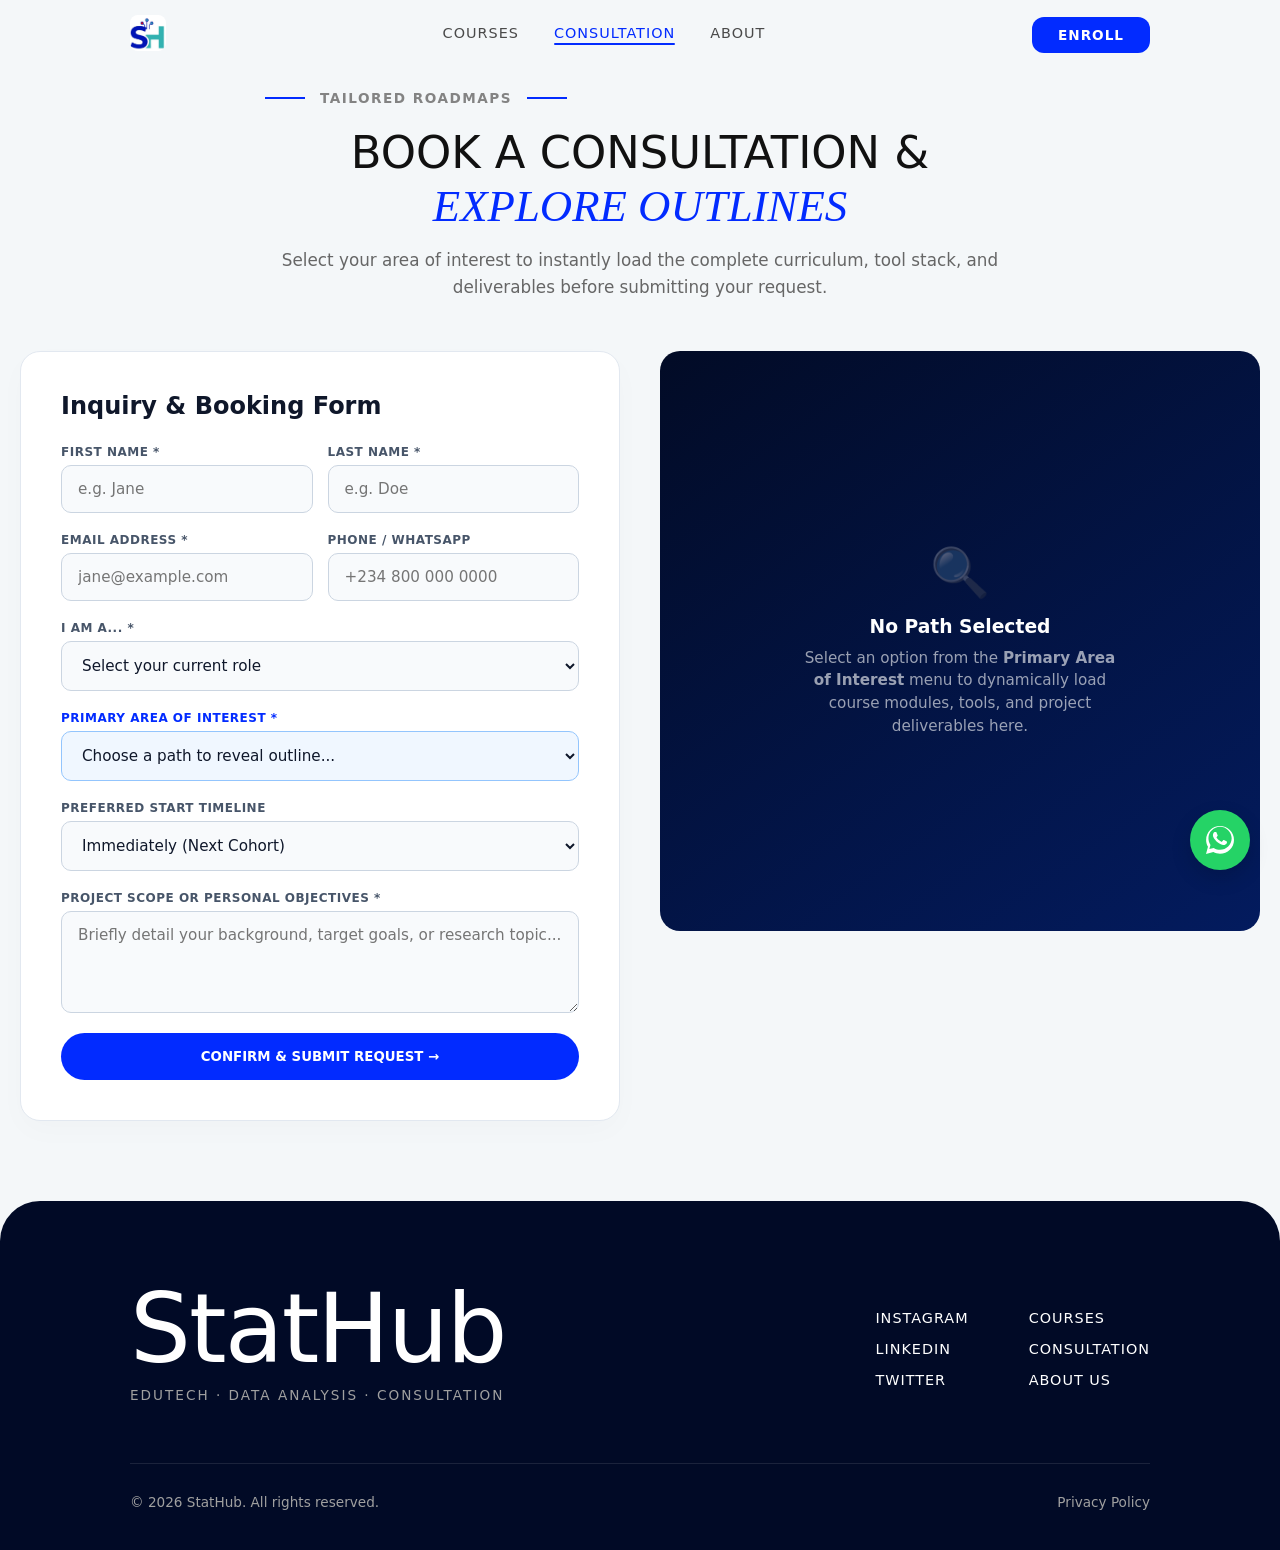
<file: consultation/index.html>
<!DOCTYPE html>
<html lang="en">
<head>
    <meta charset="UTF-8">
    <meta name="viewport" content="width=device-width, initial-scale=1.0">
    <title>Consultation & Course Matching | StatHub</title>
    <link rel="stylesheet" href="../assets/css/courstyle.css">
    <link rel="stylesheet" href="../assets/css/consultstyle.css">
</head>
<body>

    <header id="header">
        <a href="../" class="logo">
            <img src="../images/logo.jpg" alt="StatHub Logo">
        </a>
        <nav class="headernav">
            <a href="../courses/" class="nav-link">COURSES</a>
            <a href="#" class="nav-link active">CONSULTATION</a>
            <a href="../about/" class="nav-link">ABOUT</a>
        </nav>
        <a href="../consultation/" class="header-joinbtn">ENROLL</a>
    </header>

    <main class="consult-container">
        
        <section class="consult-hero">
            <div class="section-label-group">
                <hr class="section-hr">
                <p class="section-eyebrow">TAILORED ROADMAPS</p>
                <hr class="section-hr">
            </div>
            <h1>BOOK A CONSULTATION & <em>EXPLORE OUTLINES</em></h1>
            <p class="hero-desc">Select your area of interest to instantly load the complete curriculum, tool stack, and deliverables before submitting your request.</p>
        </section>

        <section class="consultation-grid">
            
            <!-- LEFT: FORM SECTION -->
            <div class="form-card">
                <h2>Inquiry & Booking Form</h2>
                <form id="consultation-form">
                    
                    <div class="form-row">
                        <div class="field-group">
                            <label for="firstName">First Name *</label>
                            <input type="text" id="firstName" class="form-input" placeholder="e.g. Jane" required>
                        </div>
                        <div class="field-group">
                            <label for="lastName">Last Name *</label>
                            <input type="text" id="lastName" class="form-input" placeholder="e.g. Doe" required>
                        </div>
                    </div>

                    <div class="form-row">
                        <div class="field-group">
                            <label for="email">Email Address *</label>
                            <input type="email" id="email" class="form-input" placeholder="jane@example.com" required>
                        </div>
                        <div class="field-group">
                            <label for="phone">Phone / WhatsApp</label>
                            <input type="tel" id="phone" class="form-input" placeholder="+234 800 000 0000">
                        </div>
                    </div>

                    <div class="field-group">
                        <label for="userType">I am a... *</label>
                        <select id="userType" class="form-input" required>
                            <option value="" disabled selected>Select your current role</option>
                            <option value="student">Student / Career Switcher</option>
                            <option value="researcher">Academic Researcher (MSc / PhD)</option>
                            <option value="corporate">Corporate Lead / Business Owner</option>
                            <option value="analyst">Working Analyst Upskilling</option>
                        </select>
                    </div>

                    <div class="field-group highlight-field">
                        <label for="interest">Primary Area of Interest *</label>
                        <select id="interest" class="form-input" required>
                            <option value="" disabled selected>Choose a path to reveal outline...</option>
                            <optgroup label="Bootcamps & Courses">
                                <option value="full-bootcamp">Complete Data Analytics Bootcamp (12 Weeks)</option>
                                <option value="sql-course">SQL for Data Analysis</option>
                                <option value="powerbi-course">Power BI & Business Intelligence</option>
                                <option value="excel-course">Advanced Excel Mastery</option>
                                <option value="python-course">Python for Data Analytics</option>
                                <option value="stats-course">Statistics for Academic Research</option>
                            </optgroup>
                            <optgroup label="Consulting & Enterprise">
                                <option value="research-consulting">Academic Thesis & Dissertation Support</option>
                                <option value="corporate-training">Corporate Team Upskilling</option>
                                <option value="arp-ml">Data Pipelines & Machine Learning</option>
                            </optgroup>
                        </select>
                    </div>

                    <div class="field-group">
                        <label for="timeline">Preferred Start Timeline</label>
                        <select id="timeline" class="form-input">
                            <option value="immediate">Immediately (Next Cohort)</option>
                            <option value="1-month">Within 1 Month</option>
                            <option value="3-months">Within 3 Months</option>
                        </select>
                    </div>

                    <div class="field-group">
                        <label for="message">Project Scope or Personal Objectives *</label>
                        <textarea id="message" class="form-input" rows="4" placeholder="Briefly detail your background, target goals, or research topic..." required></textarea>
                    </div>

                    <button type="submit" class="btn-submit">
                        CONFIRM & SUBMIT REQUEST <span>&rarr;</span>
                    </button>
                </form>
            </div>

            <!-- RIGHT: DYNAMIC OUTLINE PANEL -->
            <div class="outline-display-card" id="outline-card">
                
                <!-- DEFAULT PLACEHOLDER STATE -->
                <div id="outline-placeholder" class="placeholder-state">
                    <div class="placeholder-icon">&#128269;</div>
                    <h3>No Path Selected</h3>
                    <p>Select an option from the <strong>Primary Area of Interest</strong> menu to dynamically load course modules, tools, and project deliverables here.</p>
                </div>

                <!-- DYNAMIC CONTENT HOLDER -->
                <div id="outline-content" class="dynamic-content-state hidden">
                    <div class="badge-row">
                        <span id="out-type" class="badge badge-type">Bootcamp</span>
                        <span id="out-duration" class="badge badge-duration">12 Weeks</span>
                    </div>

                    <h2 id="out-title">Complete Data Analytics Bootcamp</h2>
                    <p id="out-description" class="out-desc"></p>

                    <div class="out-section">
                        <h4>TOOLS & TECHNOLOGIES</h4>
                        <div id="out-tools" class="tools-pills"></div>
                    </div>

                    <div class="out-section">
                        <h4>CURRICULUM / SERVICES OUTLINE</h4>
                        <ul id="out-modules" class="module-list"></ul>
                    </div>

                    <div class="out-section">
                        <h4>KEY DELIVERABLES</h4>
                        <ul id="out-deliverables" class="deliverable-list"></ul>
                    </div>
                </div>

            </div>

        </section>
    </main>

    <!-- FOOTER -->
    <footer class="site-footer" id="about">
        <div class="footer-top">
            <div class="footer-brand">
                <h2>StatHub</h2>
                <p>EDUTECH · DATA ANALYSIS · CONSULTATION</p>
            </div>
            <div class="footer-links">
                <div class="link-col">
                    <a href="https://instagram.com" target="_blank">INSTAGRAM</a>
                    <a href="https://linkedin.com" target="_blank">LINKEDIN</a>
                    <a href="https://twitter.com" target="_blank">TWITTER</a>
                </div>
                <div class="link-col">
                    <a href="courses.html">COURSES</a>
                    <a href="#consultation">CONSULTATION</a>
                    <a href="#about">ABOUT US</a>
                </div>
            </div>
        </div>
        <div class="footer-divider"></div>
        <div class="footer-bottom">
            <p>&copy; 2026 StatHub. All rights reserved.</p>
            <a href="#">Privacy Policy</a>
        </div>
    </footer>

    <!-- FLOATING WHATSAPP BUTTON -->
    <a href="https://wa.me/1234567890" class="whatsapp-float" target="_blank" rel="noopener noreferrer" aria-label="Chat on WhatsApp">
        <svg xmlns="http://www.w3.org/2000/svg" viewBox="0 0 448 512">
            <path d="M380.9 97.1C339 55.1 283.2 32 223.9 32c-122.4 0-222 99.6-222 222 0 39.1 10.2 77.3 29.6 111L0 480l117.7-30.9c32.4 17.7 68.9 27 106.1 27h.1c122.3 0 224.1-99.6 224.1-222 0-59.3-25.2-115-67.1-157zM223.9 413.3c-33.1 0-65.5-8.9-94-25.7l-6.7-4-69.8 18.3L72 334.1l-4.4-7c-18.5-29.4-28.2-63.3-28.2-98.2 0-101.7 82.8-184.5 184.6-184.5 49.3 0 95.6 19.2 130.4 54.1 34.8 34.9 56.2 81.2 56.1 130.5 0 101.8-84.9 184.6-186.6 184.6zm101.2-138.2c-5.5-2.8-32.8-16.2-37.9-18-5.1-1.9-8.8-2.8-12.5 2.8-3.7 5.6-14.3 18-17.6 21.8-3.2 3.7-6.5 4.2-12 1.4-32.6-16.3-54-29.1-75.5-66-5.7-9.8 5.7-9.1 16.3-30.3 1.8-3.7.9-6.9-.5-9.7-1.4-2.8-12.5-30.1-17.1-41.2-4.5-10.8-9.1-9.3-12.5-9.5-3.2-.2-6.9-.2-10.6-.2-3.7 0-9.7 1.4-14.8 6.9-5.1 5.6-19.4 19-19.4 46.3 0 27.3 19.9 53.7 22.6 57.4 2.8 3.7 39.1 59.7 94.8 83.8 35.2 15.2 49 16.5 66.6 13.9 10.7-1.6 32.8-13.4 37.4-26.4 4.6-13 4.6-24.1 3.2-26.4-1.3-2.5-5-3.9-10.5-6.6z"/>
        </svg>
    </a>

    <script src="../assets/js/consultation.js"></script>
    <script src="../assets/js/script.js"></script>
</body>
</html>
</file>
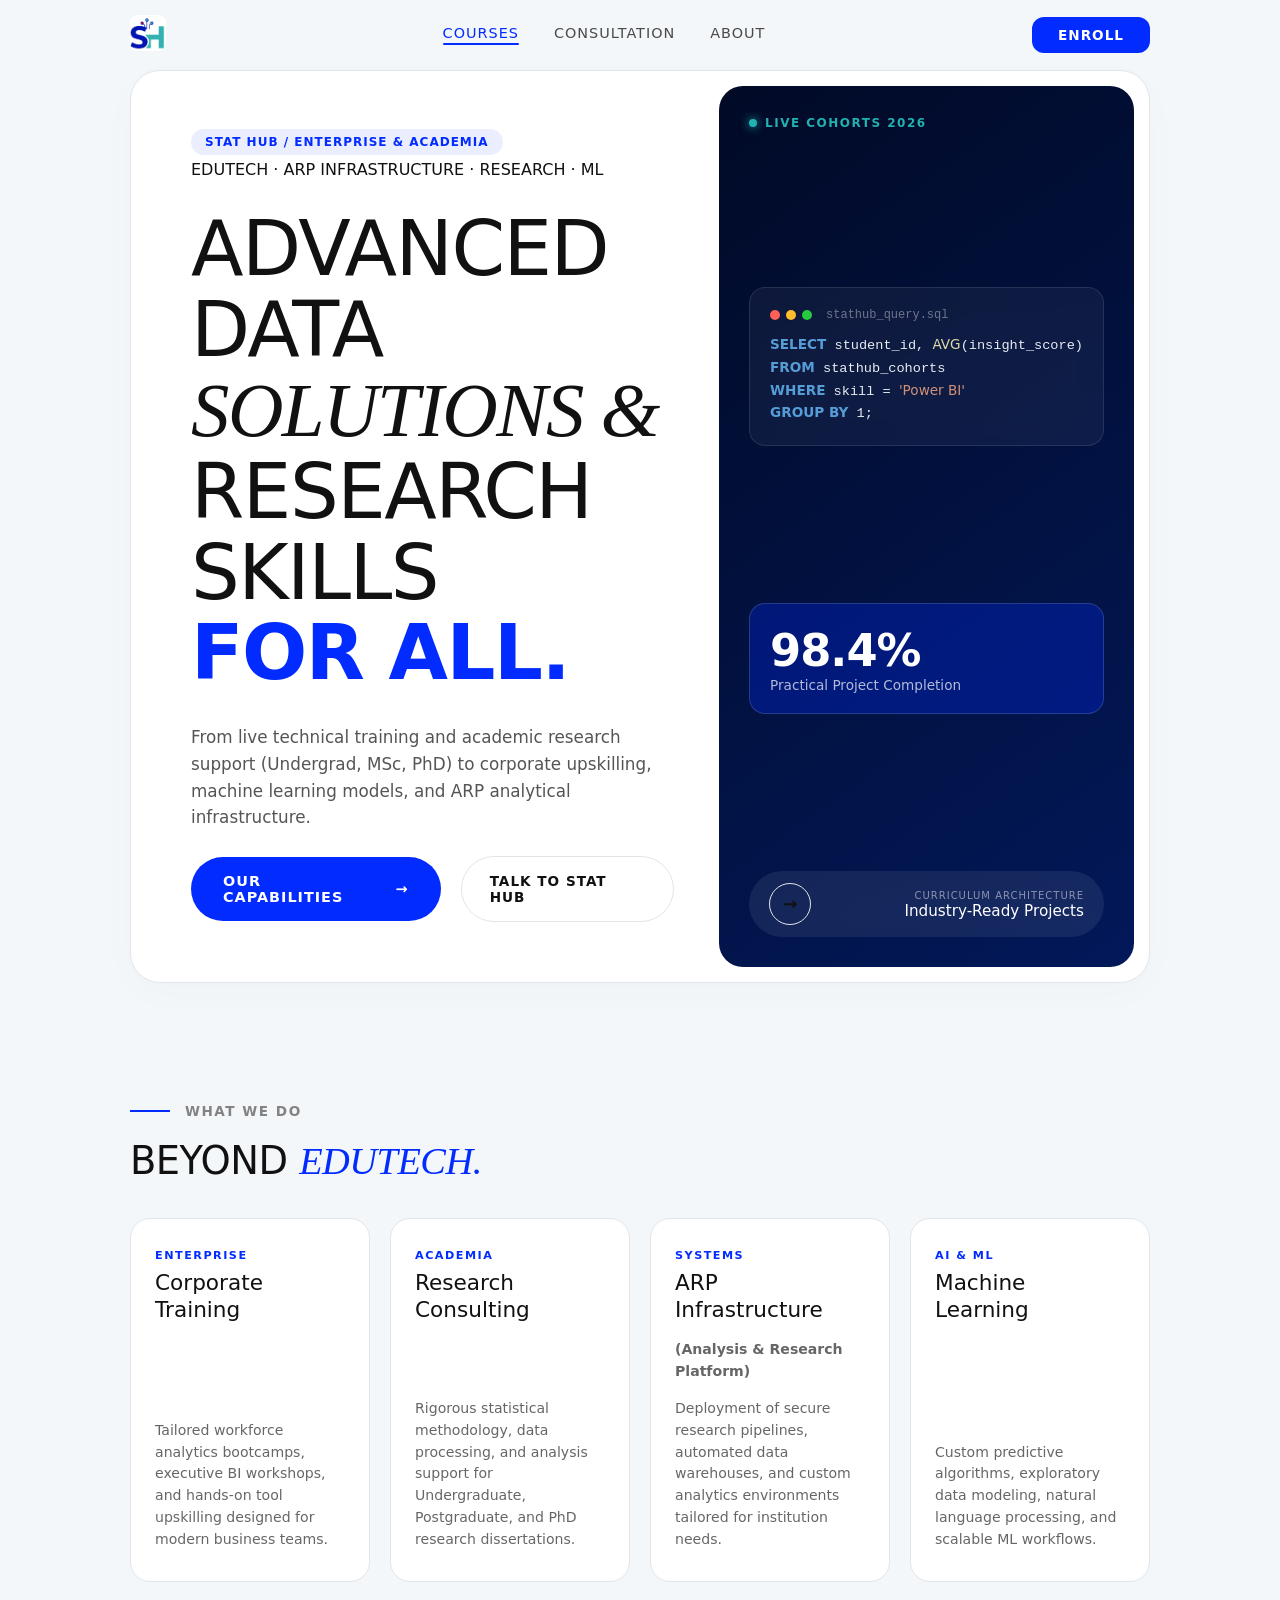
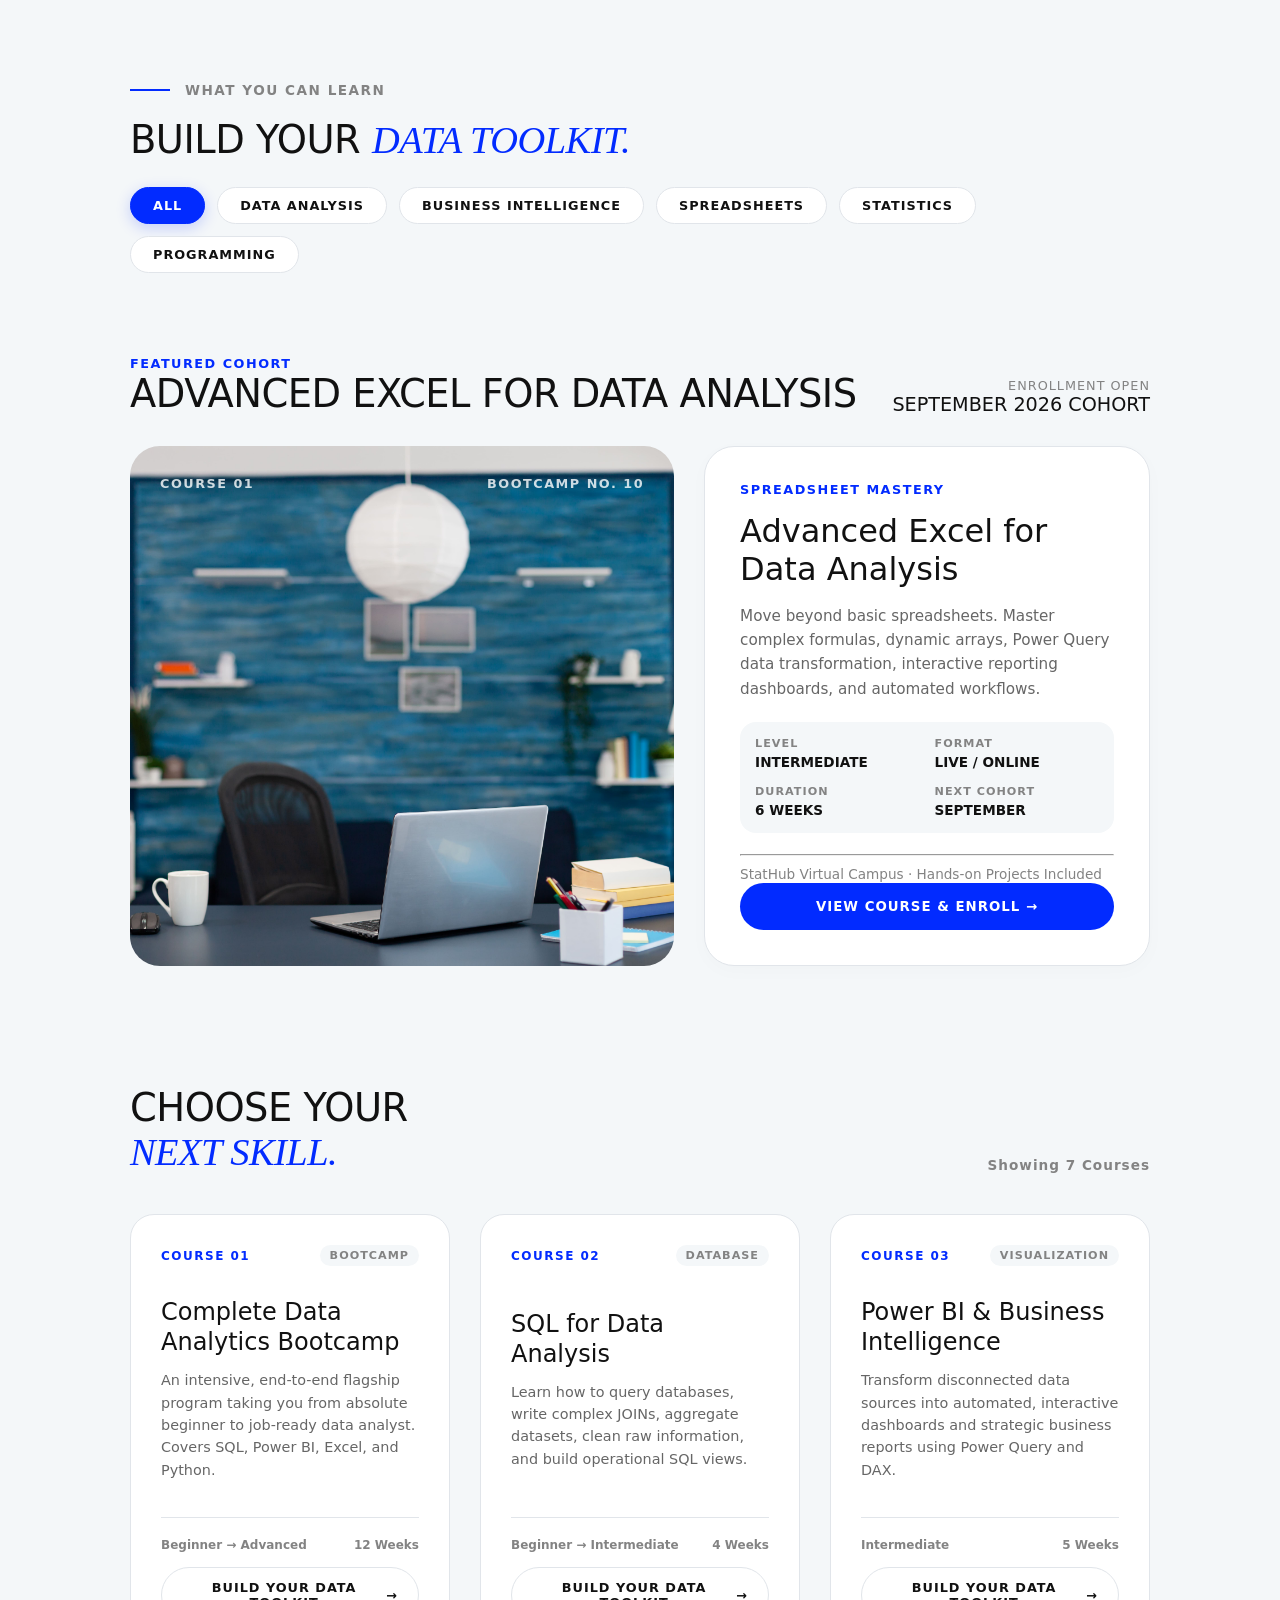
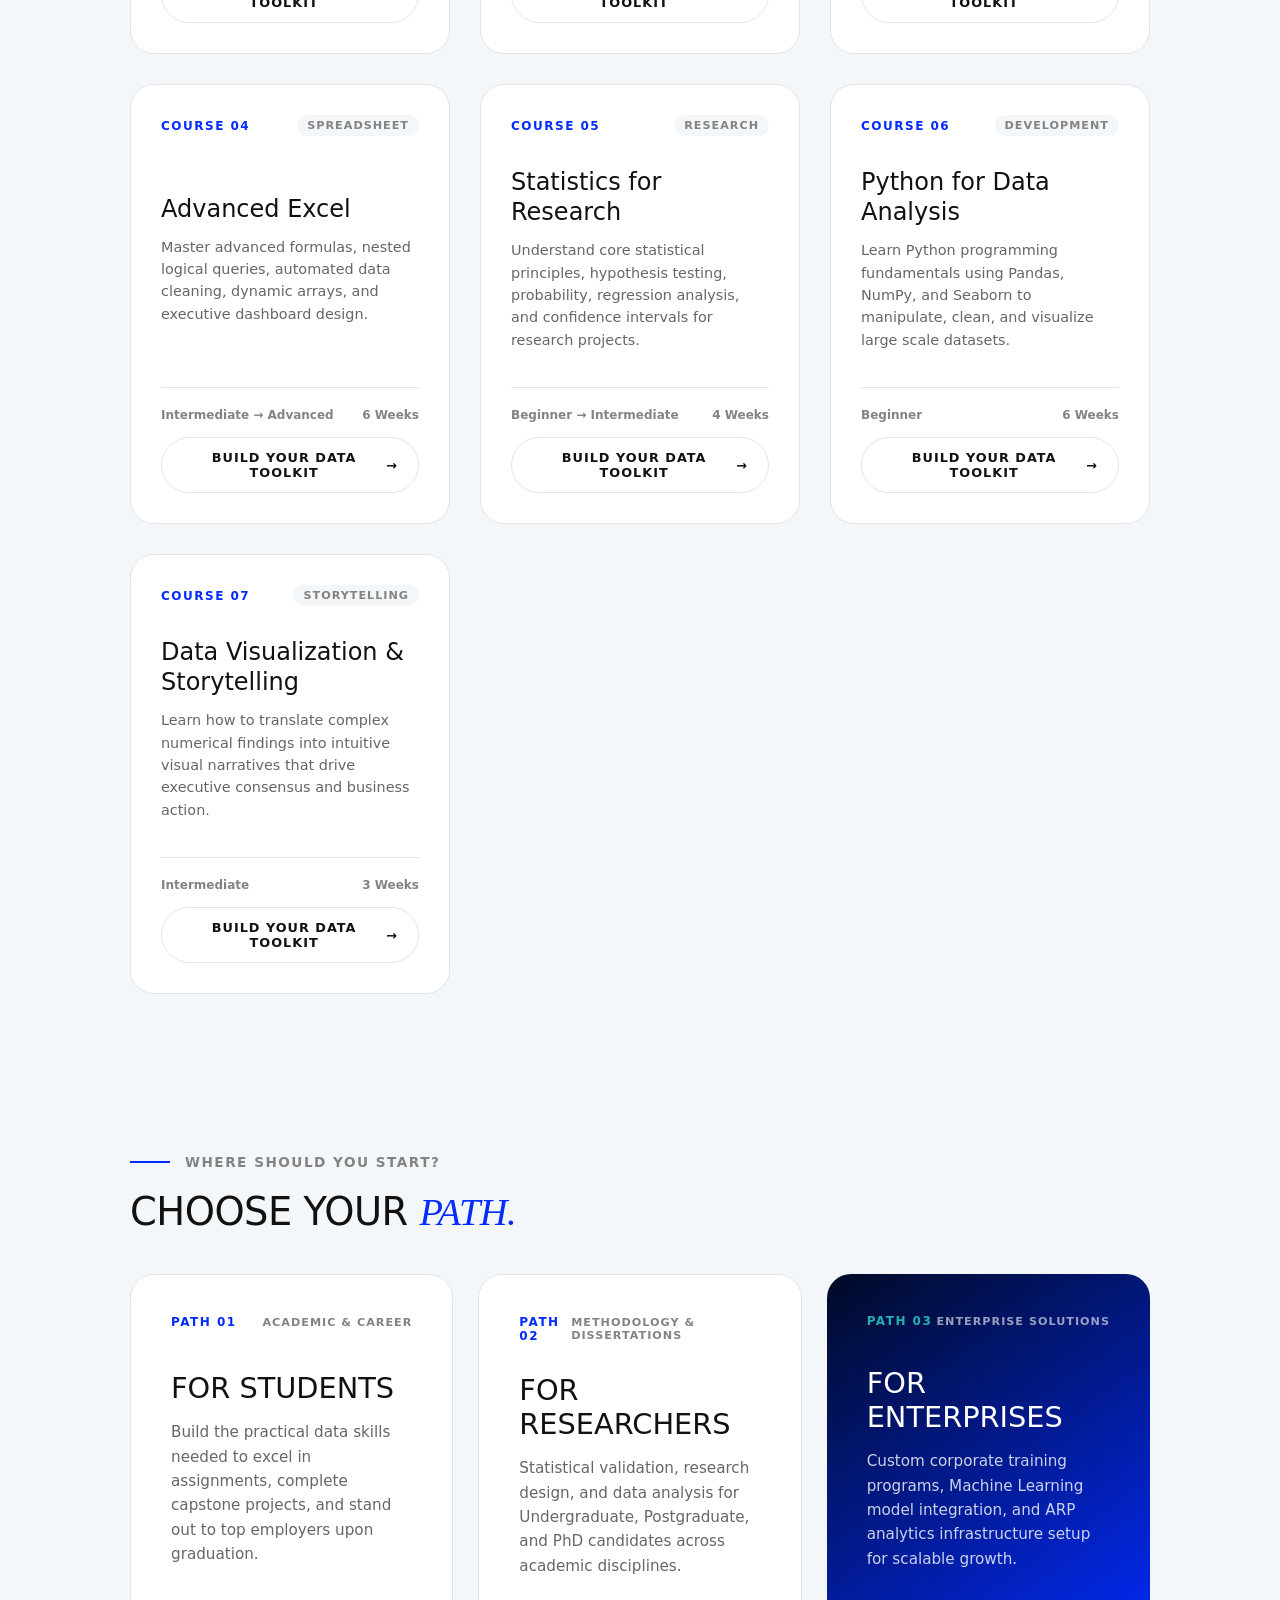
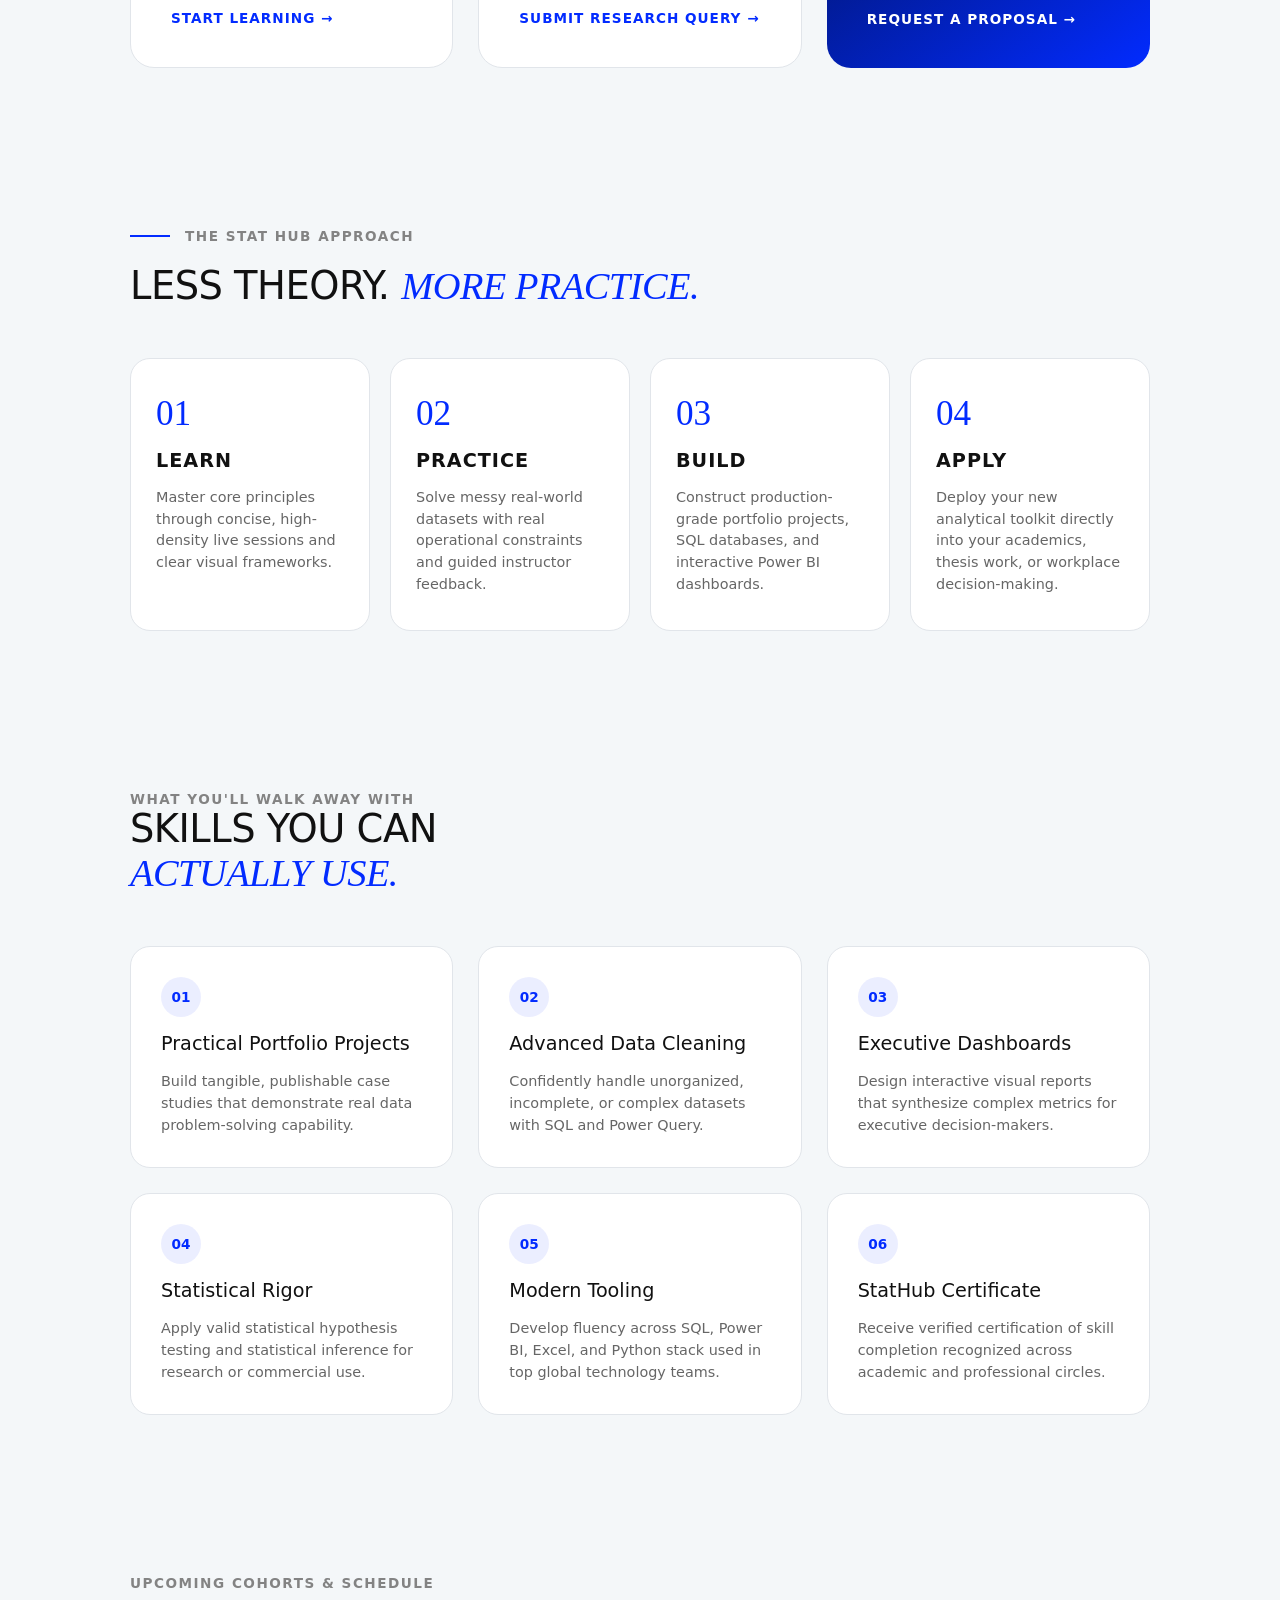
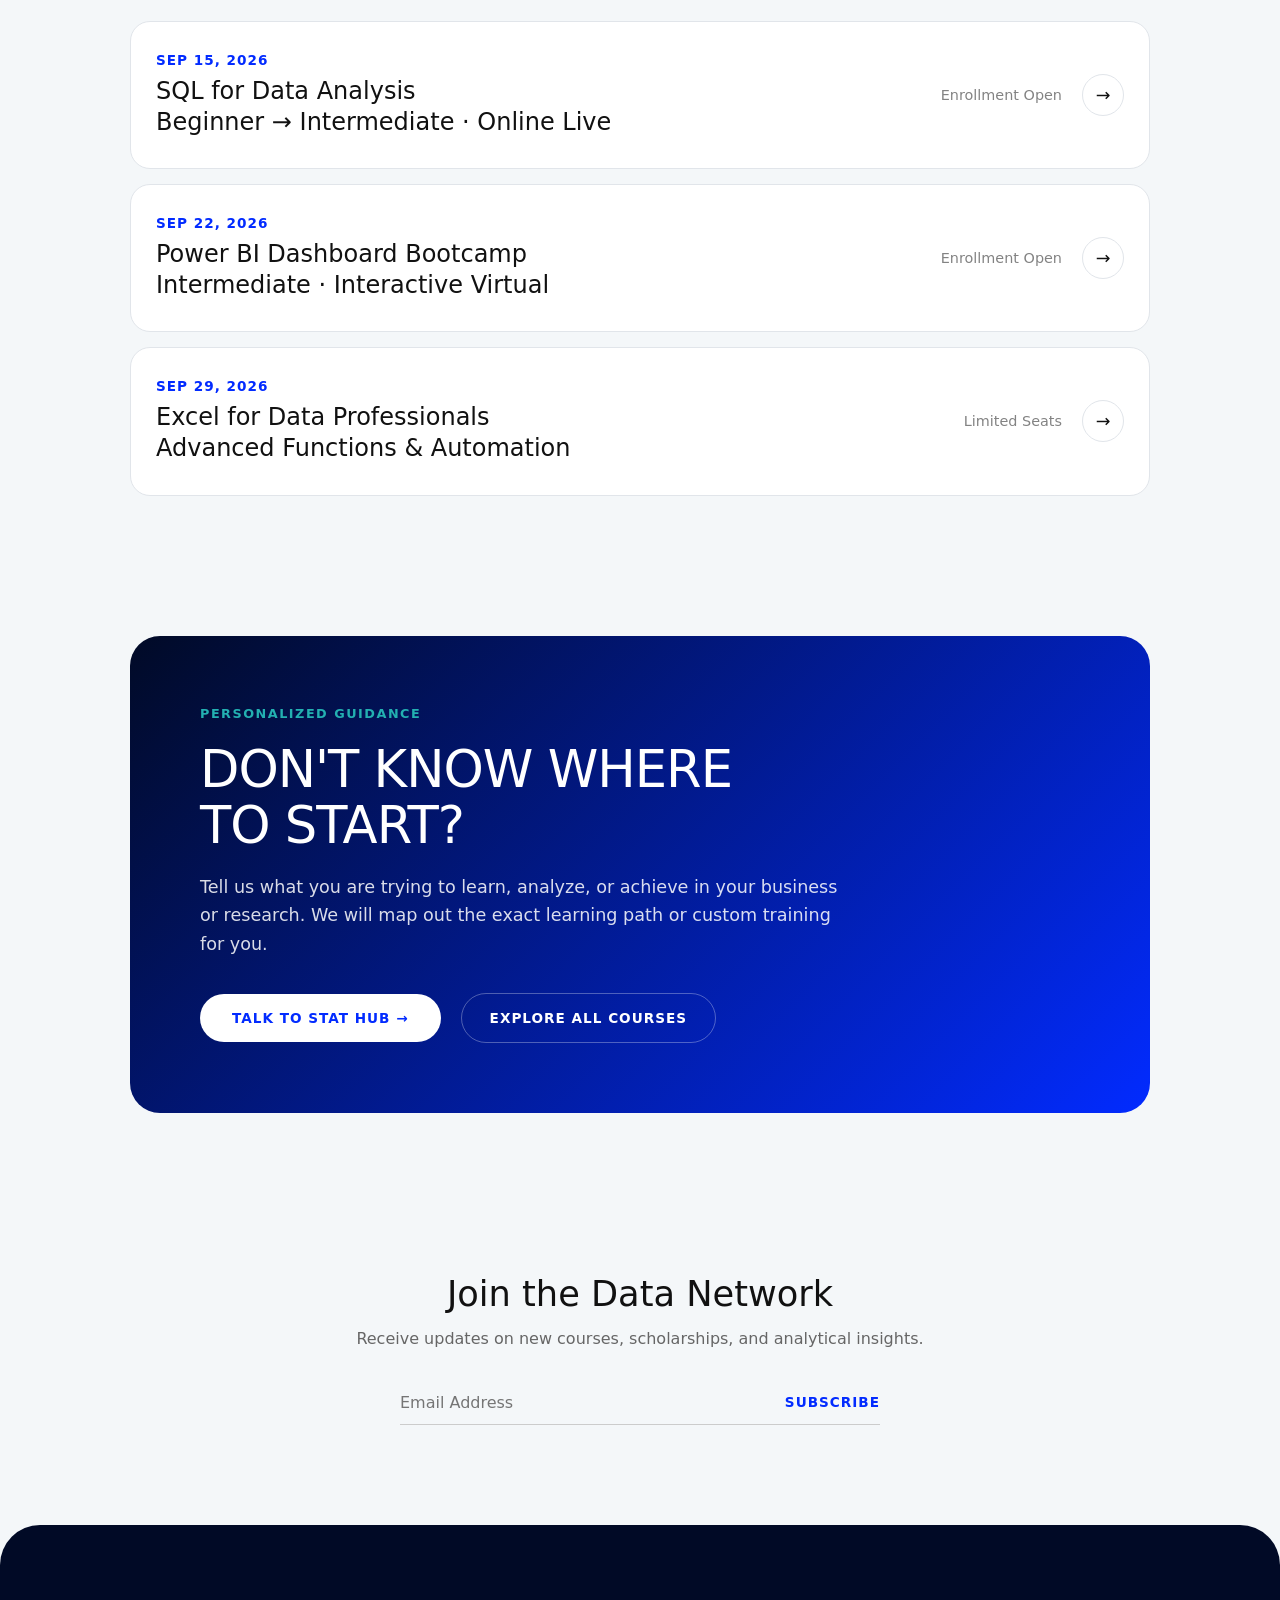
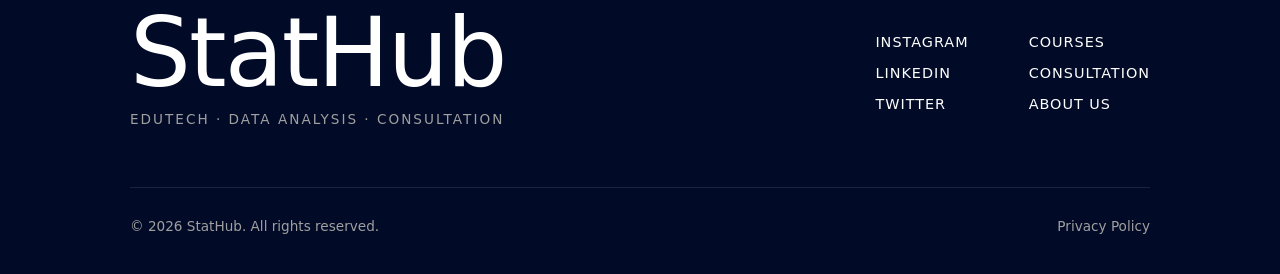
<file: courses/index.html>
<!DOCTYPE html>
<html lang="en">
<head>
    <meta charset="UTF-8">
    <meta name="viewport" content="width=device-width, initial-scale=1.0">
    <title>Courses & Learning Paths | StatHub</title>
    <link rel="stylesheet" href="../assets/css/courstyle.css">
    
</head>
<body>
    
    <!-- HEADER NAVBAR -->
    <header id="header">
        <a href="../" class="logo">
            <img src="../images/logo.jpg" alt="StatHub Logo">
        </a>

        <nav class="headernav">
            <a href="../courses/" class="nav-link active">COURSES</a>
            <a href="../consultation/" class="nav-link">CONSULTATION</a>
            <a href="../about/" class="nav-link">ABOUT</a>
        </nav>

       <a href="../consultation/" class="header-joinbtn">ENROLL</a>
    </header>

    <main>
        <!-- 1. HERO SECTION -->
        <section class="hero-courses">
            <div class="hero-roback">
                <div class="herotextsses">
                    <div class="imagechange-circles">
                        <span class="eyebrow-tag">STAT HUB / ENTERPRISE & ACADEMIA</span>
                        <p>EDUTECH · ARP INFRASTRUCTURE · RESEARCH · ML</p>
                    </div>

                    <div class="her-modere">
                        <h2>
                            ADVANCED DATA<br>
                            <em>SOLUTIONS &</em><br>
                            RESEARCH SKILLS<br>
                            <span class="text-blue">FOR ALL.</span>
                        </h2>
                    </div>

                    <div class="hero-course-sub">
                        <p class="hero-description">
                            From live technical training and academic research support (Undergrad, MSc, PhD) to corporate upskilling, machine learning models, and ARP analytical infrastructure.
                        </p>

                        <div class="hero-action-group">
                            <a href="#capabilities" class="btn-primary-blue">
                                OUR CAPABILITIES <span>&#8594;</span>
                            </a>
                            <a href="#consultilation" class="btn-secondary-outline">
                                TALK TO STAT HUB
                            </a>
                        </div>
                    </div>
                </div>

                <!-- Right Side Editorial Visual Composition -->
                <div class="hero-visual-card">
                    <div class="editorial-art-composition">
                        <div class="art-badge-top">
                            <span class="badge-dot"></span> LIVE COHORTS 2026
                        </div>
                        
                        <div class="code-snippet-preview">
                            <div class="code-header">
                                <span class="dot red"></span>
                                <span class="dot yellow"></span>
                                <span class="dot green"></span>
                                <span class="code-title">stathub_query.sql</span>
                            </div>
                            <pre><code><span class="sql-kw">SELECT</span> student_id, <span class="sql-fn">AVG</span>(insight_score)
<span class="sql-kw">FROM</span> stathub_cohorts
<span class="sql-kw">WHERE</span> skill = <span class="sql-str">'Power BI'</span>
<span class="sql-kw">GROUP BY</span> 1;</code></pre>
                        </div>

                        <div class="editorial-stat-card">
                            <p class="stat-num">98.4%</p>
                            <p class="stat-label">Practical Project Completion</p>
                        </div>

                        <div class="imaa-bluuff">
                            <button class="nav-btn immabtn">&#8594;</button>
                            <div class="immablu">
                                <p class="traaps"><small>CURRICULUM ARCHITECTURE</small></p>
                                <p class="traas">Industry-Ready Projects</p>
                            </div>
                        </div>
                    </div>
                </div>
            </div>
        </section>


        <!-- CORE CAPABILITIES (BEYOND COURSES) -->
        <section class="capabilities-sect" id="capabilities">
            <div class="section-label-group">
                <hr class="section-hr">
                <p class="section-eyebrow">WHAT WE DO</p>
            </div>
            <h2 class="secti-titll">BEYOND <em>EDUTECH.</em></h2>

            <div class="capabilities-grid">
                <!-- 1. Corporate Training -->
                <div class="capability-card">
                    <div>
                        <span class="cap-tag">ENTERPRISE</span>
                        <h3 class="cap-title">Corporate Training</h3>
                    </div>
                    <p>Tailored workforce analytics bootcamps, executive BI workshops, and hands-on tool upskilling designed for modern business teams.</p>
                </div>

                <!-- 2. Academic Research Support -->
                <div class="capability-card">
                    <div>
                        <span class="cap-tag">ACADEMIA</span>
                        <h3 class="cap-title">Research Consulting</h3>
                    </div>
                    <p>Rigorous statistical methodology, data processing, and analysis support for Undergraduate, Postgraduate, and PhD research dissertations.</p>
                </div>

                <!-- 3. ARP Infrastructure -->
                <div class="capability-card">
                    <div>
                        <span class="cap-tag">SYSTEMS</span>
                        <h3 class="cap-title">ARP Infrastructure</h3>
                        <p class="cap-subtext">(Analysis & Research Platform)</p>
                    </div>
                    <p>Deployment of secure research pipelines, automated data warehouses, and custom analytics environments tailored for institution needs.</p>
                </div>

                <!-- 4. Machine Learning & AI -->
                <div class="capability-card">
                    <div>
                        <span class="cap-tag">AI & ML</span>
                        <h3 class="cap-title">Machine Learning</h3>
                    </div>
                    <p>Custom predictive algorithms, exploratory data modeling, natural language processing, and scalable ML workflows.</p>
                </div>
            </div>
        </section>


        <!-- 2. COURSE CATEGORIES & FILTERING -->
        <section class="category-filter-section" id="all-courses">
            <div class="section-label-group">
                <hr class="section-hr">
                <p class="section-eyebrow">WHAT YOU CAN LEARN</p>
            </div>
            
            <div class="filter-header-row">
                <h2 class="secti-titll" id="btn-build-toolkit">BUILD YOUR <em>DATA TOOLKIT.</em></h2>
                
                <!-- Dynamic Filters -->
                <div class="filter-bar" id="course-filter-bar">
                    <button class="filter-btn active" data-category="ALL">ALL</button>
                    <button class="filter-btn" data-category="DATA ANALYSIS">DATA ANALYSIS</button>
                    <button class="filter-btn" data-category="BUSINESS INTELLIGENCE">BUSINESS INTELLIGENCE</button>
                    <button class="filter-btn" data-category="SPREADSHEETS">SPREADSHEETS</button>
                    <button class="filter-btn" data-category="STATISTICS">STATISTICS</button>
                    <button class="filter-btn" data-category="PROGRAMMING">PROGRAMMING</button>
                </div>
            </div>
        </section>

        <!-- 3. FEATURED COURSE SECTION -->
        <section class="featured-course-sect">
            <div class="currennn-title">
                <div>
                    <span class="currsmal">FEATURED COHORT</span>
                    <h3 class="secti-titll">ADVANCED EXCEL FOR DATA ANALYSIS</h3>
                </div>
                <div class="currenne-date">
                    <p>ENROLLMENT OPEN</p>
                    <h5>SEPTEMBER 2026 COHORT</h5>
                </div>
            </div>

            <div class="curren-exhibiiit featured-split-card" id="featured-section">
                <div class="currentex-img featured-visual">
                    <div class="visual-tag-overlay">
                        <span>COURSE 01</span>
                        <span>BOOTCAMP NO. 10</span>
                    </div>
                </div>
                <div class="currentex-info">
                    <div class="currente-partone">
                        <p class="currsmal">SPREADSHEET MASTERY</p>
                        <h3 class="currtitl">Advanced Excel for Data Analysis</h3>
                        <p class="currinfot">
                            Move beyond basic spreadsheets. Master complex formulas, dynamic arrays, Power Query data transformation, interactive reporting dashboards, and automated workflows.
                        </p>
                    </div>
                    
                    <div class="featured-specs-grid">
                        <div class="spec-item">
                            <span class="spec-label">LEVEL</span>
                            <span class="spec-value">INTERMEDIATE</span>
                        </div>
                        <div class="spec-item">
                            <span class="spec-label">FORMAT</span>
                            <span class="spec-value">LIVE / ONLINE</span>
                        </div>
                        <div class="spec-item">
                            <span class="spec-label">DURATION</span>
                            <span class="spec-value">6 WEEKS</span>
                        </div>
                        <div class="spec-item">
                            <span class="spec-label">NEXT COHORT</span>
                            <span class="spec-value">SEPTEMBER</span>
                        </div>
                    </div>

                    <div class="currshow">
                        <hr>
                        <p>StatHub Virtual Campus · Hands-on Projects Included</p>
                    </div>
                    
                    <button class="resbtn btn-blue-fill" id="btn-featured-course">VIEW COURSE & ENROLL &#8594;</button>
                </div>
            </div>
        </section>

        <!-- 4. ALL COURSES GRID (Rendered Dynamically via JavaScript) -->
        <section class="all-courses-grid-sect" id="skillcoursel">
            <div class="selected-header">
                <h2 class="secti-titll">CHOOSE YOUR<br><em>NEXT SKILL.</em></h2>
                <div class="carousel-nav">
                    <span class="course-count-indicator" id="course-count">Showing 6 Courses</span>
                </div>
            </div>

            <!-- Dynamic Container -->
            <div class="courses-editorial-grid" id="courses-container">
                <!-- Javascript will insert courses here -->
            </div>
        </section>

        <!-- 5. LEARNING PATHS SECTION -->
        <section class="learning-paths-sect">
            <div class="section-label-group">
                <hr class="section-hr">
                <p class="section-eyebrow">WHERE SHOULD YOU START?</p>
            </div>
            <h2 class="secti-titll paths-heading">CHOOSE YOUR <em>PATH.</em></h2>

            <div class="paths-grid">
                <!-- Path 1: Students -->
                <div class="path-card path-students">
                    <div class="path-card-header">
                        <span class="path-number">PATH 01</span>
                        <span class="path-tag">ACADEMIC & CAREER</span>
                    </div>
                    <div class="path-card-body">
                        <h3>FOR STUDENTS</h3>
                        <p>Build the practical data skills needed to excel in assignments, complete capstone projects, and stand out to top employers upon graduation.</p>
                    </div>
                    <div class="path-card-footer">
                        <a href="#all-courses" class="path-link">START LEARNING &#8594;</a>
                    </div>
                </div>

                <!-- Path 2: Researchers -->
                <div class="path-card path-researchers">
                    <div class="path-card-header">
                        <span class="path-number">PATH 02</span>
                        <span class="path-tag">METHODOLOGY & DISSERTATIONS</span>
                    </div>
                    <div class="path-card-body">
                        <h3>FOR RESEARCHERS</h3>
                        <p>Statistical validation, research design, and data analysis for Undergraduate, Postgraduate, and PhD candidates across academic disciplines.</p>
                    </div>
                    <div class="path-card-footer">
                        <a href="#consultilation" class="path-link">SUBMIT RESEARCH QUERY &#8594;</a>
                    </div>
                </div>

                <!-- Path 3: Businesses & Institutions -->
                <div class="path-card path-businesses">
                    <div class="path-card-header">
                        <span class="path-number">PATH 03</span>
                        <span class="path-tag">ENTERPRISE SOLUTIONS</span>
                    </div>
                    <div class="path-card-body">
                        <h3>FOR ENTERPRISES</h3>
                        <p>Custom corporate training programs, Machine Learning model integration, and ARP analytics infrastructure setup for scalable growth.</p>
                    </div>
                    <div class="path-card-footer">
                        <a href="#consultilation" class="path-link light">REQUEST A PROPOSAL &#8594;</a>
                    </div>
                </div>
            </div>
        </section>

        <!-- 6. THE STAT HUB APPROACH -->
        <section class="stathub-approach-sect">
            <div class="section-label-group">
                <hr class="section-hr">
                <p class="section-eyebrow">THE STAT HUB APPROACH</p>
            </div>
            <h2 class="secti-titll approach-main-title">LESS THEORY. <em>MORE PRACTICE.</em></h2>

            <div class="approach-stages-grid">
                <div class="stage-card">
                    <span class="stage-num">01</span>
                    <h4>LEARN</h4>
                    <p>Master core principles through concise, high-density live sessions and clear visual frameworks.</p>
                </div>
                <div class="stage-card">
                    <span class="stage-num">02</span>
                    <h4>PRACTICE</h4>
                    <p>Solve messy real-world datasets with real operational constraints and guided instructor feedback.</p>
                </div>
                <div class="stage-card">
                    <span class="stage-num">03</span>
                    <h4>BUILD</h4>
                    <p>Construct production-grade portfolio projects, SQL databases, and interactive Power BI dashboards.</p>
                </div>
                <div class="stage-card">
                    <span class="stage-num">04</span>
                    <h4>APPLY</h4>
                    <p>Deploy your new analytical toolkit directly into your academics, thesis work, or workplace decision-making.</p>
                </div>
            </div>
        </section>

        <!-- 7. OUTCOMES / WHAT YOU WALK AWAY WITH -->
        <section class="outcomes-sect">
            <div class="outcomes-header">
                <p class="section-eyebrow">WHAT YOU'LL WALK AWAY WITH</p>
                <h2 class="secti-titll">SKILLS YOU CAN<br><em>ACTUALLY USE.</em></h2>
            </div>

            <div class="outcomes-grid">
                <div class="outcome-box">
                    <div class="outcome-icon">01</div>
                    <h4>Practical Portfolio Projects</h4>
                    <p>Build tangible, publishable case studies that demonstrate real data problem-solving capability.</p>
                </div>
                <div class="outcome-box">
                    <div class="outcome-icon">02</div>
                    <h4>Advanced Data Cleaning</h4>
                    <p>Confidently handle unorganized, incomplete, or complex datasets with SQL and Power Query.</p>
                </div>
                <div class="outcome-box">
                    <div class="outcome-icon">03</div>
                    <h4>Executive Dashboards</h4>
                    <p>Design interactive visual reports that synthesize complex metrics for executive decision-makers.</p>
                </div>
                <div class="outcome-box">
                    <div class="outcome-icon">04</div>
                    <h4>Statistical Rigor</h4>
                    <p>Apply valid statistical hypothesis testing and statistical inference for research or commercial use.</p>
                </div>
                <div class="outcome-box">
                    <div class="outcome-icon">05</div>
                    <h4>Modern Tooling</h4>
                    <p>Develop fluency across SQL, Power BI, Excel, and Python stack used in top global technology teams.</p>
                </div>
                <div class="outcome-box">
                    <div class="outcome-icon">06</div>
                    <h4>StatHub Certificate</h4>
                    <p>Receive verified certification of skill completion recognized across academic and professional circles.</p>
                </div>
            </div>
        </section>

        <!-- 8. UPCOMING COHORTS -->
        <section class="program-visit-wrapper">
            <p class="section-subtitle">UPCOMING COHORTS & SCHEDULE</p>
            <div class="program-list">
                <div class="program-item active-event">
                    <div class="prog-info">
                        <p class="prog-date">SEP 15, 2026</p>
                        <h3 class="prog-title">SQL for Data Analysis<br>Beginner → Intermediate · Online Live</h3>
                    </div>
                    <div class="prog-time-link">
                        <span class="prog-time">Enrollment Open</span>
                        <button class="nav-btn">&#8594;</button>
                    </div>
                </div>

                <div class="program-item">
                    <div class="prog-info">
                        <p class="prog-date">SEP 22, 2026</p>
                        <h3 class="prog-title">Power BI Dashboard Bootcamp<br>Intermediate · Interactive Virtual</h3>
                    </div>
                    <div class="prog-time-link">
                        <span class="prog-time">Enrollment Open</span>
                        <button class="nav-btn">&#8594;</button>
                    </div>
                </div>

                <div class="program-item">
                    <div class="prog-info">
                        <p class="prog-date">SEP 29, 2026</p>
                        <h3 class="prog-title">Excel for Data Professionals<br>Advanced Functions & Automation</h3>
                    </div>
                    <div class="prog-time-link">
                        <span class="prog-time">Limited Seats</span>
                        <button class="nav-btn">&#8594;</button>
                    </div>
                </div>
            </div>
        </section>

        <!-- 9. CONSULTATION CTA -->
        <section class="consultation-banner-sect" id="consultilation">
            <div class="consultation-card">
                <div class="consultation-content">
                    <p class="currsmal text-white">PERSONALIZED GUIDANCE</p>
                    <h2 class="consult-title">DON'T KNOW WHERE<br>TO START?</h2>
                    <p class="consult-text">
                        Tell us what you are trying to learn, analyze, or achieve in your business or research. We will map out the exact learning path or custom training for you.
                    </p>
                    <div class="consult-actions">
                        <a href="mailto:analysis.stathub@gmail.com" class="btn-white-fill">TALK TO STAT HUB &#8594;</a>
                        <a href="../consultation/" class="btn-outline-white">EXPLORE ALL COURSES</a>
                    </div>
                </div>
            </div>
        </section>

        <!-- 10. NEWSLETTER SECTION -->
        <section class="newsletter-section">
            <h2>Join the Data Network</h2>
            <p>Receive updates on new courses, scholarships, and analytical insights.</p>
            <form class="newsletter-form" onsubmit="event.preventDefault(); alert('Thank you for subscribing to StatHub Data Network!');">
                <input type="email" placeholder="Email Address" required>
                <button type="submit">SUBSCRIBE</button>
            </form>
        </section>
    </main>

    <!-- FOOTER -->
    <footer class="site-footer" id="about">
        <div class="footer-top">
            <div class="footer-brand">
                <h2>StatHub</h2>
                <p>EDUTECH · DATA ANALYSIS · CONSULTATION</p>
            </div>
            <div class="footer-links">
                <div class="link-col">
                    <a href="https://instagram.com" target="_blank">INSTAGRAM</a>
                    <a href="https://linkedin.com" target="_blank">LINKEDIN</a>
                    <a href="https://twitter.com" target="_blank">TWITTER</a>
                </div>
                <div class="link-col">
                    <a href="courses.html">COURSES</a>
                    <a href="#consultation">CONSULTATION</a>
                    <a href="#about">ABOUT US</a>
                </div>
            </div>
        </div>
        <div class="footer-divider"></div>
        <div class="footer-bottom">
            <p>&copy; 2026 StatHub. All rights reserved.</p>
            <a href="#">Privacy Policy</a>
        </div>
    </footer>






    <!-- COURSE DETAILS & OUTLINE MODAL -->
    <div class="course-modal-overlay" id="course-modal" aria-hidden="true">
        <div class="course-modal-card">
            <button class="modal-close-btn" id="modal-close-btn" aria-label="Close modal">&times;</button>
            
            <div class="modal-header">
                <div class="modal-badge-row">
                    <span class="modal-number" id="modal-num">COURSE 01</span>
                    <span class="modal-category-badge" id="modal-tag">DATABASE</span>
                </div>
                <h2 class="modal-title" id="modal-title">Course Title</h2>
                <p class="modal-desc" id="modal-desc">Course summary description goes here.</p>
            </div>

            <div class="modal-specs-grid">
                <div class="modal-spec-item">
                    <span class="spec-label">LEVEL</span>
                    <span class="spec-value" id="modal-level">Intermediate</span>
                </div>
                <div class="modal-spec-item">
                    <span class="spec-label">DURATION</span>
                    <span class="spec-value" id="modal-duration">4 Weeks</span>
                </div>
                <div class="modal-spec-item">
                    <span class="spec-label">FORMAT</span>
                    <span class="spec-value" id="modal-format">Online Live</span>
                </div>
            </div>

            <div class="modal-curriculum-section">
                <h4 class="modal-section-heading">COURSE OUTLINE & CURRICULUM</h4>
                <ol class="modal-outline-list" id="modal-outline-list">
                    <!-- Dynamically populated modules -->
                </ol>
            </div>

            <div class="modal-footer-actions">
                <a href="#consultation" class="btn-enquire-modal" id="modal-enquire-btn">
                    ENQUIRE MORE <span>&#8594;</span>
                </a>
            </div>
        </div>
    </div>

    <!-- SCRIPT -->
    <script src="../assets/js/courscript.js"></script>
</body>
</html>
</file>
<file: assets/css/courstyle.css>
/* ==========================================================================
   STATHUB BRAND & CORE SYSTEM
   ========================================================================== */

*{
    margin: 0;
    padding: 0;
    box-sizing: border-box;
    font-family: system-ui, -apple-system, BlinkMacSystemFont, 'Segoe UI', Roboto, Oxygen, Ubuntu, Cantarell, 'Open Sans', 'Helvetica Neue', sans-serif;
}

:root {
    --bg-main: #F4F7F9;
    --bg-card: #F8F8F8;
    --blue-primary: #022BFF;
    --teal-accent: #23B0B1;
    --navy-footer: #010A26;
    --text-dark: #111111;
    --text-muted: #838383;
    --border-light: #E1E5EA;
}

body {
    background-color: var(--bg-main); 
    color: var(--text-dark);
    position: relative;
    overflow-x: hidden;
}

/* HEADER & NAVIGATION */
header {
    display: flex;
    align-items: center;
    justify-content: space-between;
    padding: 15px 130px;
    position: fixed;
    top: 0;
    left: 0;
    width: 100%;
    z-index: 1000;
    transition: all 0.3s ease;
}

header.scrolled {
    background-color: rgba(244, 247, 249, 0.85);
    backdrop-filter: blur(16px);
    -webkit-backdrop-filter: blur(16px);
    border-bottom: 1px solid var(--border-light);
}

.logo-link {
    display: flex;
    align-items: center;
    text-decoration: none;
    color: var(--text-dark);
}

.logo-text {
    font-size: 1.5rem;
    font-weight: 700;
    letter-spacing: -0.5px;
    color: var(--text-dark);
}

.logo img {
    width: 36px;
    height: 36px;
    margin-right: 10px;
    object-fit: cover;
    border-radius: 8px;
}

.headernav {
    display: flex;
    gap: 35px;
}

.headernav a {
    text-decoration: none;
    color: #4a4a4a;
    font-size: 0.9rem;
    letter-spacing: 1px;
    position: relative;
    padding-bottom: 4px;
    transition: color 0.2s ease;
}

.headernav a:hover,
.headernav a.active {
    color: var(--blue-primary);
}

.headernav a.active::after {
    content: '';
    position: absolute;
    bottom: 0;
    left: 0;
    width: 100%;
    height: 2px;
    background-color: var(--blue-primary);
    border-radius: 2px;
}

.header-joinbtn {
    padding: 10px 26px;
    border-radius: 12px;
    background-color: var(--blue-primary); 
    color: #FFFFFF;
    border: none;
    font-weight: 600;
    font-size: 0.85rem;
    letter-spacing: 1px;
    cursor: pointer;
    transition: transform 0.2s ease, background-color 0.2s ease;
    text-decoration: none;
}

.header-joinbtn:hover {
    background-color: #001fcc;
    transform: translateY(-1px);
}

main {
    margin: 0 130px;
    padding-top: 50px;
}

/* TYPOGRAPHY UTILITIES */
.secti-titll {
    font-size: 2.4rem;
    font-weight: 400;
    letter-spacing: -0.5px;
    line-height: 1.15;
}

.secti-titll em {
    font-family: Georgia, 'Times New Roman', Times, serif;
    font-style: italic;
    color: var(--blue-primary);
}

.currsmal {
    font-size: 0.8rem;
    font-weight: 700;
    letter-spacing: 1.5px;
    color: var(--blue-primary); 
    text-transform: uppercase;
}

.section-label-group {
    display: flex;
    align-items: center;
    gap: 15px;
    margin-bottom: 20px;
}

.section-hr {
    width: 40px;
    border: none;
    border-top: 2px solid var(--blue-primary);
}

.section-eyebrow {
    font-size: 0.85rem;
    font-weight: 700;
    letter-spacing: 1.5px;
    color: var(--text-muted);
}

/* ==========================================================================
   1. HERO SECTION (EDITORIAL ART DIRECTION)
   ========================================================================== */

.hero-courses {
    min-height: calc(100vh - 120px);
    padding: 20px 0 60px 0;
}

.hero-roback {
    background-color: #FFFFFF;
    width: 100%;
    border-radius: 30px;
    display: flex;
    padding: 15px;
    border: 1px solid var(--border-light);
    box-shadow: 0 10px 40px rgba(0,0,0,0.02);
}

.herotextsses {
    width: 58%;
    padding: 45px;
    display: flex;
    flex-direction: column;
    justify-content: space-between;
    gap: 30px;
}

.imagechange-circles p{
    padding-top: 10px;
}

.eyebrow-tag {
    background-color: rgba(2, 43, 255, 0.08);
    color: var(--blue-primary);
    padding: 6px 14px;
    border-radius: 20px;
    font-size: 0.75rem;
    font-weight: 700;
    letter-spacing: 1px;
}

.her-modere h2 {
    font-size: 4.8rem;
    font-weight: 300;
    line-height: 1.05;
    letter-spacing: -1.5px;
    color: var(--text-dark);
}

.her-modere em {
    font-family: Georgia, 'Times New Roman', Times, serif;
    font-style: italic;
    color: var(--text-dark);
}

.text-blue {
    color: var(--blue-primary);
    font-weight: 600;
}

.hero-course-sub {
    display: flex;
    flex-direction: column;
    gap: 25px;
    max-width: 520px;
}

.hero-description {
    font-size: 1.05rem;
    line-height: 1.6;
    color: #555555;
}

.hero-action-group {
    display: flex;
    align-items: center;
    gap: 20px;
}

.btn-primary-blue {
    display: inline-flex;
    align-items: center;
    gap: 12px;
    background-color: var(--blue-primary);
    color: #FFFFFF;
    padding: 16px 32px;
    border-radius: 50px;
    text-decoration: none;
    font-weight: 600;
    font-size: 0.9rem;
    letter-spacing: 1px;
    transition: all 0.3s ease;
}

.btn-primary-blue:hover {
    background-color: #001fcc;
    transform: translateY(-2px);
    box-shadow: 0 8px 25px rgba(2, 43, 255, 0.25);
}

.btn-secondary-outline {
    display: inline-block;
    color: var(--text-dark);
    padding: 16px 28px;
    border-radius: 50px;
    border: 1px solid var(--border-light);
    text-decoration: none;
    font-weight: 600;
    font-size: 0.85rem;
    letter-spacing: 1px;
    transition: all 0.2s ease;
}

.btn-secondary-outline:hover {
    border-color: var(--text-dark);
    background-color: var(--bg-main);
}

/* HERO RIGHT COMPOSITION */
.hero-visual-card {
    width: 42%;
    background: linear-gradient(145deg, #010A26 0%, #021859 100%);
    border-radius: 24px;
    padding: 30px;
    display: flex;
    flex-direction: column;
    justify-content: space-between;
    position: relative;
    overflow: hidden;
}

.editorial-art-composition {
    height: 100%;
    display: flex;
    flex-direction: column;
    justify-content: space-between;
}

.art-badge-top {
    display: inline-flex;
    align-items: center;
    gap: 8px;
    color: var(--teal-accent);
    font-size: 0.75rem;
    font-weight: 700;
    letter-spacing: 1.5px;
}

.badge-dot {
    width: 8px;
    height: 8px;
    background-color: var(--teal-accent);
    border-radius: 50%;
    box-shadow: 0 0 10px var(--teal-accent);
}

.code-snippet-preview {
    background-color: rgba(255, 255, 255, 0.05);
    backdrop-filter: blur(10px);
    border: 1px solid rgba(255, 255, 255, 0.1);
    border-radius: 16px;
    padding: 20px;
    margin: 20px 0;
}

.code-header {
    display: flex;
    align-items: center;
    gap: 6px;
    margin-bottom: 12px;
}

.code-header .dot {
    width: 10px;
    height: 10px;
    border-radius: 50%;
}

.code-header .red { background-color: #ff5f56; }
.code-header .yellow { background-color: #ffbd2e; }
.code-header .green { background-color: #27c93f; }

.code-title {
    color: rgba(255, 255, 255, 0.4);
    font-size: 0.75rem;
    margin-left: 8px;
    font-family: monospace;
}

.code-snippet-preview code {
    color: #e6edf3;
    font-family: 'Courier New', Courier, monospace;
    font-size: 0.85rem;
    line-height: 1.6;
}

.sql-kw { color: #569cd6; font-weight: bold; }
.sql-fn { color: #dcdcaa; }
.sql-str { color: #ce9178; }

.editorial-stat-card {
    background: rgba(2, 43, 255, 0.3);
    border: 1px solid rgba(255, 255, 255, 0.15);
    border-radius: 16px;
    padding: 20px;
    color: #FFFFFF;
}

.stat-num {
    font-size: 2.8rem;
    font-weight: 700;
    letter-spacing: -1px;
    color: #FFFFFF;
}

.stat-label {
    font-size: 0.85rem;
    color: rgba(255, 255, 255, 0.7);
}

.imaa-bluuff {
    background-color: rgba(255, 255, 255, 0.08);
    backdrop-filter: blur(12px);
    width: 100%;
    border-radius: 50px;
    padding: 12px 20px;
    display: flex;
    align-items: center;
    justify-content: space-between;
    margin-top: 20px;
}

.immabtn {
    width: 38px;
    height: 38px;
    border-radius: 50%;
    border: none;
    background-color: #FFFFFF;
    color: var(--blue-primary);
    cursor: pointer;
    display: flex;
    align-items: center;
    justify-content: center;
    font-weight: bold;
}

.immablu {
    text-align: right;
}

.traaps {
    color: rgba(255, 255, 255, 0.5);
    font-size: 0.75rem;
    letter-spacing: 1px;
}

.traas {
    color: #FFFFFF;
    font-size: 0.95rem;
    font-weight: 500;
}

/* ==========================================================================
   2. CATEGORY FILTERS
   ========================================================================== */

.category-filter-section {
    padding: 60px 0 30px 0;
}

.filter-header-row {
    display: flex;
    flex-direction: column;
    gap: 25px;
}

.filter-bar {
    display: flex;
    align-items: center;
    gap: 12px;
    flex-wrap: wrap;
    padding-bottom: 10px;
}

.filter-btn {
    background: #FFFFFF;
    border: 1px solid var(--border-light);
    color: var(--text-dark);
    padding: 10px 22px;
    border-radius: 30px;
    font-size: 0.8rem;
    font-weight: 600;
    letter-spacing: 1px;
    cursor: pointer;
    transition: all 0.25 ease;
}

.filter-btn:hover {
    border-color: var(--blue-primary);
    color: var(--blue-primary);
}

.filter-btn.active {
    background-color: var(--blue-primary);
    color: #FFFFFF;
    border-color: var(--blue-primary);
    box-shadow: 0 4px 15px rgba(2, 43, 255, 0.2);
}

/* ==========================================================================
   3. FEATURED COURSE SPLIT
   ========================================================================== */

.featured-course-sect {
    padding: 40px 0 80px 0;
    display: flex;
    flex-direction: column;
    gap: 30px;
}

.currennn-title {
    display: flex;
    align-items: flex-end;
    justify-content: space-between;
}

.currenne-date {
    text-align: right;
}

.currenne-date p {
    font-size: 0.8rem;
    color: var(--text-muted);
    letter-spacing: 1px;
}

.currenne-date h5 {
    font-size: 1.2rem;
    font-weight: 400;
}

.featured-split-card {
    display: flex;
    width: 100%;
    min-height: 520px;
    gap: 30px;
}

.featured-visual {
    background: linear-gradient(135deg, #022BFF 0%, #01136b 100%);
    width: 55%;
    border-radius: 30px;
    padding: 30px;
    position: relative;
    display: flex;
    flex-direction: column;
    justify-content: space-between;
    overflow: hidden;
    background-image: radial-gradient(rgba(255,255,255,0.15) 1px, transparent 1px);
    background-size: 20px 20px;
}

.visual-tag-overlay {
    display: flex;
    justify-content: space-between;
    color: rgba(255, 255, 255, 0.8);
    font-size: 0.8rem;
    font-weight: 700;
    letter-spacing: 1.5px;
}

.currentex-img{
    background-image: url(../../images/beauti.jpg);
    background-position: center;
    background-size: cover;
    border-radius: 30px;
}

.currentex-info {
    width: 45%;
    background-color: #FFFFFF;
    border-radius: 30px;
    border: 1px solid var(--border-light);
    display: flex;
    flex-direction: column;
    justify-content: space-between;
    padding: 35px;
    box-shadow: 0 5px 20px rgba(0,0,0,0.02);
}

.currente-partone {
    display: flex;
    flex-direction: column;
    gap: 15px;
}

.currtitl {
    font-size: 2rem;
    font-weight: 300;
    line-height: 1.2;
}

.currinfot {
    font-size: 0.95rem;
    line-height: 1.6;
    color: #666666;
}

.featured-specs-grid {
    display: grid;
    grid-template-columns: 1fr 1fr;
    gap: 15px;
    margin: 20px 0;
    padding: 15px;
    background-color: var(--bg-main);
    border-radius: 16px;
}

.spec-item {
    display: flex;
    flex-direction: column;
    gap: 4px;
}

.spec-label {
    font-size: 0.7rem;
    color: var(--text-muted);
    font-weight: 700;
    letter-spacing: 1px;
}

.spec-value {
    font-size: 0.85rem;
    font-weight: 600;
    color: var(--text-dark);
}

.currshow {
    display: flex;
    flex-direction: column;
    gap: 10px;
    font-size: 0.85rem;
    color: var(--text-muted);
}

.btn-blue-fill {
    background-color: var(--blue-primary);
    color: #FFFFFF;
    padding: 16px;
    border-radius: 30px;
    border: none;
    font-weight: 600;
    letter-spacing: 1px;
    cursor: pointer;
    transition: all 0.3s ease;
}

.btn-blue-fill:hover {
    background-color: #001fcc;
    transform: translateY(-2px);
}

/* ==========================================================================
   4. ALL COURSES GRID
   ========================================================================== */

.all-courses-grid-sect {
    padding: 40px 0 80px 0;
}

.selected-header {
    display: flex;
    justify-content: space-between;
    align-items: flex-end;
    margin-bottom: 40px;
}

.course-count-indicator {
    font-size: 0.85rem;
    font-weight: 600;
    letter-spacing: 1px;
    color: var(--text-muted);
}

.courses-editorial-grid {
    display: grid;
    grid-template-columns: repeat(3, 1fr);
    gap: 30px;
}

/* Course Card Component */
.course-card {
    background-color: #FFFFFF;
    border: 1px solid var(--border-light);
    border-radius: 24px;
    padding: 30px;
    display: flex;
    flex-direction: column;
    justify-content: space-between;
    transition: all 0.35s cubic-bezier(0.165, 0.84, 0.44, 1);
    position: relative;
    min-height: 440px;
}

.course-card:hover {
    transform: translateY(-6px);
    box-shadow: 0 15px 35px rgba(0, 0, 0, 0.06);
    border-color: rgba(2, 43, 255, 0.3);
}

.course-card-top {
    display: flex;
    justify-content: space-between;
    align-items: center;
    margin-bottom: 20px;
}

.course-num {
    font-size: 0.75rem;
    font-weight: 800;
    letter-spacing: 1.5px;
    color: var(--blue-primary);
}

.course-category-badge {
    font-size: 0.7rem;
    font-weight: 700;
    letter-spacing: 1px;
    color: var(--text-muted);
    background-color: var(--bg-main);
    padding: 4px 10px;
    border-radius: 12px;
}

.course-card-body {
    display: flex;
    flex-direction: column;
    gap: 12px;
    margin-bottom: 25px;
}

.course-title {
    font-size: 1.5rem;
    font-weight: 400;
    line-height: 1.25;
    color: var(--text-dark);
}

.course-desc {
    font-size: 0.9rem;
    line-height: 1.55;
    color: #666666;
}

.course-card-footer {
    border-top: 1px solid var(--border-light);
    padding-top: 20px;
    display: flex;
    flex-direction: column;
    gap: 15px;
}

.course-meta-pills {
    display: flex;
    align-items: center;
    justify-content: space-between;
    font-size: 0.75rem;
    color: var(--text-muted);
    font-weight: 600;
}

.course-cta-btn {
    display: inline-flex;
    align-items: center;
    justify-content: space-between;
    width: 100%;
    background-color: transparent;
    border: 1px solid var(--border-light);
    padding: 12px 20px;
    border-radius: 30px;
    font-size: 0.8rem;
    font-weight: 700;
    letter-spacing: 1px;
    color: var(--text-dark);
    cursor: pointer;
    transition: all 0.2s ease;
}

.course-card:hover .course-cta-btn {
    background-color: var(--blue-primary);
    color: #FFFFFF;
    border-color: var(--blue-primary);
}

/* ==========================================================================
   5. LEARNING PATHS
   ========================================================================== */

.learning-paths-sect {
    padding: 80px 0;
}

.paths-heading {
    margin-bottom: 40px;
}

.paths-grid {
    display: grid;
    grid-template-columns: repeat(3, 1fr);
    gap: 25px;
}

.path-card {
    background-color: #FFFFFF;
    border-radius: 24px;
    border: 1px solid var(--border-light);
    padding: 40px;
    display: flex;
    flex-direction: column;
    justify-content: space-between;
    min-height: 380px;
    transition: transform 0.3s ease;
}

.path-card:hover {
    transform: translateY(-4px);
}

.path-businesses {
    background: linear-gradient(145deg, #010A26 0%, #022BFF 100%);
    color: #FFFFFF;
    border: none;
}

.path-card-header {
    display: flex;
    justify-content: space-between;
    align-items: center;
    margin-bottom: 30px;
}

.path-number {
    font-size: 0.75rem;
    font-weight: 800;
    letter-spacing: 1.5px;
    color: var(--blue-primary);
}

.path-businesses .path-number {
    color: var(--teal-accent);
}

.path-tag {
    font-size: 0.7rem;
    font-weight: 700;
    letter-spacing: 1px;
    color: var(--text-muted);
}

.path-businesses .path-tag {
    color: rgba(255, 255, 255, 0.6);
}

.path-card-body h3 {
    font-size: 1.8rem;
    font-weight: 400;
    margin-bottom: 15px;
}

.path-card-body p {
    font-size: 0.95rem;
    line-height: 1.6;
    color: #666666;
}

.path-businesses .path-card-body p {
    color: rgba(255, 255, 255, 0.8);
}

.path-card-footer {
    margin-top: 30px;
}

.path-link {
    text-decoration: none;
    font-size: 0.85rem;
    font-weight: 700;
    letter-spacing: 1px;
    color: var(--blue-primary);
    transition: gap 0.2s ease;
}

.path-link.light {
    color: #FFFFFF;
}

.path-link:hover {
    text-decoration: underline;
}

/* ==========================================================================
   6. THE STAT HUB APPROACH
   ========================================================================== */

.stathub-approach-sect {
    padding: 80px 0;
}

.approach-main-title {
    margin-bottom: 50px;
}

.approach-stages-grid {
    display: grid;
    grid-template-columns: repeat(4, 1fr);
    gap: 20px;
}

.stage-card {
    background-color: #FFFFFF;
    border: 1px solid var(--border-light);
    border-radius: 20px;
    padding: 35px 25px;
    display: flex;
    flex-direction: column;
    gap: 15px;
    position: relative;
}

.stage-num {
    font-size: 2.2rem;
    font-weight: 300;
    color: var(--blue-primary);
    font-family: Georgia, serif;
}

.stage-card h4 {
    font-size: 1.2rem;
    font-weight: 600;
    letter-spacing: 1px;
}

.stage-card p {
    font-size: 0.9rem;
    line-height: 1.5;
    color: #666666;
}

/* ==========================================================================
   7. OUTCOMES SECTION
   ========================================================================== */

.outcomes-sect {
    padding: 80px 0;
}

.outcomes-header {
    margin-bottom: 50px;
}

.outcomes-grid {
    display: grid;
    grid-template-columns: repeat(3, 1fr);
    gap: 25px;
}

.outcome-box {
    background-color: #FFFFFF;
    border-radius: 20px;
    border: 1px solid var(--border-light);
    padding: 30px;
    display: flex;
    flex-direction: column;
    gap: 15px;
}

.outcome-icon {
    width: 40px;
    height: 40px;
    border-radius: 50%;
    background-color: rgba(2, 43, 255, 0.08);
    color: var(--blue-primary);
    display: flex;
    align-items: center;
    justify-content: center;
    font-weight: 700;
    font-size: 0.85rem;
}

.outcome-box h4 {
    font-size: 1.2rem;
    font-weight: 500;
}

.outcome-box p {
    font-size: 0.9rem;
    line-height: 1.55;
    color: #666666;
}


/* ==========================================================================
   STATHUB CORE CAPABILITIES SECTION
   ========================================================================== */

.capabilities-sect {
    padding: 60px 0 40px 0;
}

.capabilities-grid {
    display: grid;
    grid-template-columns: repeat(4, 1fr);
    gap: 20px;
    margin-top: 35px;
}

.capability-card {
    background-color: #FFFFFF;
    border: 1px solid var(--border-light);
    border-radius: 20px;
    padding: 30px 24px;
    display: flex;
    flex-direction: column;
    justify-content: space-between;
    min-height: 240px;
    transition: transform 0.3s ease, border-color 0.3s ease, box-shadow 0.3s ease;
}

.capability-card:hover {
    transform: translateY(-4px);
    border-color: var(--blue-primary);
    box-shadow: 0 12px 30px rgba(2, 43, 255, 0.08);
}

.cap-tag {
    font-size: 0.7rem;
    font-weight: 800;
    letter-spacing: 1.5px;
    color: var(--blue-primary);
    display: block;
    margin-bottom: 8px;
}

.cap-title {
    font-size: 1.35rem;
    font-weight: 500;
    color: var(--text-dark);
    line-height: 1.25;
}

.cap-subtext {
    font-size: 0.75rem;
    color: var(--text-muted);
    font-weight: 600;
    margin-top: 2px;
}

.capability-card p {
    font-size: 0.88rem;
    line-height: 1.55;
    color: #666666;
    margin-top: 15px;
}

@media (max-width: 1024px) {
    .capabilities-grid {
        grid-template-columns: repeat(2, 1fr);
    }
}

@media (max-width: 600px) {
    .capabilities-grid {
        grid-template-columns: 1fr;
    }
}


/* ==========================================================================
   8. UPCOMING SESSIONS
   ========================================================================== */

.program-visit-wrapper {
    padding: 80px 0;
    display: flex;
    flex-direction: column;
    gap: 30px;
}

.section-subtitle {
    font-size: 0.85rem;
    font-weight: 700;
    color: var(--text-muted);
    letter-spacing: 1.5px;
}

.program-list {
    display: flex;
    flex-direction: column;
    gap: 15px;
}

.program-item {
    display: flex;
    justify-content: space-between;
    align-items: center;
    padding: 30px 25px;
    border: 1px solid var(--border-light);
    border-radius: 20px;
    background-color: #FFFFFF;
    transition: all 0.3s ease;
    cursor: pointer;
}

.program-item:hover {
    border-color: var(--blue-primary);
    box-shadow: 0 8px 25px rgba(0,0,0,0.04);
    transform: translateY(-2px);
}

.prog-info {
    display: flex;
    flex-direction: column;
    gap: 8px;
}

.prog-date {
    font-size: 0.85rem;
    font-weight: 700;
    color: var(--blue-primary); 
    letter-spacing: 1px;
}

.prog-title {
    font-size: 1.5rem;
    font-weight: 300;
    line-height: 1.3;
    color: var(--text-dark);
}

.prog-time-link {
    display: flex;
    align-items: center;
    gap: 20px;
}

.prog-time {
    color: var(--text-muted);
    font-size: 0.9rem;
    font-weight: 500;
}

.nav-btn {
    width: 42px;
    height: 42px;
    border-radius: 50%;
    border: 1px solid var(--border-light);
    background-color: transparent;
    cursor: pointer;
    display: flex;
    align-items: center;
    justify-content: center;
    font-size: 1.1rem;
    color: var(--text-dark);
    transition: all 0.2s ease;
}

.program-item:hover .nav-btn {
    background-color: var(--blue-primary);
    color: #FFFFFF;
    border-color: var(--blue-primary);
}

/* ==========================================================================
   9. CONSULTATION BANNER
   ========================================================================== */

.consultation-banner-sect {
    padding: 60px 0;
}

.consultation-card {
    background: linear-gradient(135deg, #010A26 0%, #022BFF 100%);
    border-radius: 30px;
    padding: 70px;
    color: #FFFFFF;
}

.consultation-content {
    max-width: 650px;
    display: flex;
    flex-direction: column;
    gap: 20px;
}

.text-white {
    color: var(--teal-accent) !important;
}

.consult-title {
    font-size: 3.2rem;
    font-weight: 300;
    line-height: 1.1;
    letter-spacing: -1px;
}

.consult-text {
    font-size: 1.1rem;
    line-height: 1.6;
    color: rgba(255, 255, 255, 0.85);
}

.consult-actions {
    display: flex;
    align-items: center;
    gap: 20px;
    margin-top: 15px;
}

.btn-white-fill {
    background-color: #FFFFFF;
    color: var(--blue-primary);
    padding: 16px 32px;
    border-radius: 50px;
    text-decoration: none;
    font-weight: 700;
    font-size: 0.85rem;
    letter-spacing: 1px;
    transition: all 0.2s ease;
}

.btn-white-fill:hover {
    background-color: #f0f0f0;
    transform: translateY(-2px);
}

.btn-outline-white {
    color: #FFFFFF;
    padding: 16px 28px;
    border-radius: 50px;
    border: 1px solid rgba(255, 255, 255, 0.3);
    text-decoration: none;
    font-weight: 600;
    font-size: 0.85rem;
    letter-spacing: 1px;
    transition: all 0.2s ease;
}

.btn-outline-white:hover {
    border-color: #FFFFFF;
    background-color: rgba(255, 255, 255, 0.1);
}

/* ==========================================================================
   10. NEWSLETTER & FOOTER
   ========================================================================== */

.newsletter-section {
    text-align: center;
    padding: 100px 0;
    display: flex;
    flex-direction: column;
    align-items: center;
    gap: 15px;
}

.newsletter-section h2 {
    font-size: 2.2rem;
    font-weight: 400;
}

.newsletter-section p {
    color: #666;
    font-size: 1rem;
    margin-bottom: 30px;
}

.newsletter-form {
    display: flex;
    align-items: center;
    justify-content: space-between;
    width: 100%;
    max-width: 480px;
    border-bottom: 1px solid #ccc;
    padding-bottom: 12px;
}

.newsletter-form input {
    border: none;
    background: transparent;
    outline: none;
    font-size: 1rem;
    width: 70%;
    color: #111;
}

.newsletter-form button {
    background: transparent;
    border: none;
    font-size: 0.85rem;
    font-weight: 700;
    letter-spacing: 1px;
    cursor: pointer;
    color: var(--blue-primary);
}

.site-footer {
    background-color: var(--navy-footer); 
    color: #ffffff;
    border-radius: 40px 40px 0 0;
    padding: 80px 130px 40px 130px;
}

.footer-top {
    display: flex;
    justify-content: space-between;
    align-items: flex-end;
    margin-bottom: 60px;
}

.footer-brand h2 {
    font-size: 6rem;
    font-weight: 400;
    letter-spacing: -0.02em;
    line-height: 1;
}

.footer-brand p {
    font-size: 0.85rem;
    letter-spacing: 2px;
    color: #a0a0a0;
    margin-top: 10px;
}

.footer-links {
    display: flex;
    gap: 60px;
    margin-bottom: 15px;
}

.link-col {
    display: flex;
    flex-direction: column;
    gap: 15px;
}

.link-col a {
    color: #ffffff;
    text-decoration: none;
    font-size: 0.9rem;
    letter-spacing: 1px;
    transition: opacity 0.3s ease;
}

.link-col a:hover {
    opacity: 0.6;
}

.footer-divider {
    height: 1px;
    background-color: rgba(255, 255, 255, 0.1);
    margin-bottom: 30px;
}

.footer-bottom {
    display: flex;
    justify-content: space-between;
    align-items: center;
    font-size: 0.85rem;
    color: #a0a0a0;
}

.footer-bottom a {
    color: #a0a0a0;
    text-decoration: none;
    transition: color 0.3s ease;
}

.footer-bottom a:hover {
    color: #ffffff;
}

/* ==========================================================================
   COURSE OUTLINE MODAL STYLES
   ========================================================================== */

.course-modal-overlay {
    position: fixed;
    top: 0;
    left: 0;
    width: 100vw;
    height: 100vh;
    background-color: rgba(1, 10, 38, 0.75);
    backdrop-filter: blur(8px);
    -webkit-backdrop-filter: blur(8px);
    z-index: 2000;
    display: flex;
    align-items: center;
    justify-content: center;
    padding: 20px;
    opacity: 0;
    visibility: hidden;
    transition: opacity 0.3s ease, visibility 0.3s ease;
}

.course-modal-overlay.active {
    opacity: 1;
    visibility: visible;
}

.course-modal-card {
    background-color: #FFFFFF;
    border-radius: 28px;
    width: 100%;
    max-width: 620px;
    max-height: 85vh;
    overflow-y: auto;
    padding: 40px;
    position: relative;
    box-shadow: 0 25px 50px rgba(0, 0, 0, 0.25);
    transform: translateY(20px);
    transition: transform 0.3s cubic-bezier(0.165, 0.84, 0.44, 1);
}

.course-modal-overlay.active .course-modal-card {
    transform: translateY(0);
}

.modal-close-btn {
    position: absolute;
    top: 24px;
    right: 28px;
    background: var(--bg-main);
    border: 1px solid var(--border-light);
    width: 36px;
    height: 36px;
    border-radius: 50%;
    font-size: 1.4rem;
    line-height: 1;
    color: var(--text-dark);
    cursor: pointer;
    display: flex;
    align-items: center;
    justify-content: center;
    transition: all 0.2s ease;
}

.modal-close-btn:hover {
    background-color: var(--blue-primary);
    color: #FFFFFF;
    border-color: var(--blue-primary);
}

.modal-badge-row {
    display: flex;
    align-items: center;
    gap: 12px;
    margin-bottom: 12px;
}

.modal-number {
    font-size: 0.75rem;
    font-weight: 800;
    letter-spacing: 1.5px;
    color: var(--blue-primary);
}

.modal-category-badge {
    font-size: 0.7rem;
    font-weight: 700;
    letter-spacing: 1px;
    color: var(--text-muted);
    background-color: var(--bg-main);
    padding: 4px 10px;
    border-radius: 12px;
}

.modal-title {
    font-size: 2rem;
    font-weight: 400;
    line-height: 1.2;
    color: var(--text-dark);
    margin-bottom: 12px;
}

.modal-desc {
    font-size: 0.95rem;
    line-height: 1.6;
    color: #555555;
    margin-bottom: 24px;
}

.modal-specs-grid {
    display: grid;
    grid-template-columns: repeat(3, 1fr);
    gap: 15px;
    background-color: var(--bg-main);
    border-radius: 16px;
    padding: 16px 20px;
    margin-bottom: 28px;
}

.modal-spec-item {
    display: flex;
    flex-direction: column;
    gap: 4px;
}

.modal-spec-item .spec-label {
    font-size: 0.7rem;
    color: var(--text-muted);
    font-weight: 700;
    letter-spacing: 1px;
}

.modal-spec-item .spec-value {
    font-size: 0.85rem;
    font-weight: 600;
    color: var(--text-dark);
}

.modal-section-heading {
    font-size: 0.8rem;
    font-weight: 800;
    letter-spacing: 1.5px;
    color: var(--blue-primary);
    margin-bottom: 16px;
    text-transform: uppercase;
}

.modal-outline-list {
    list-style-position: inside;
    display: flex;
    flex-direction: column;
    gap: 12px;
    margin-bottom: 32px;
}

.modal-outline-list li {
    font-size: 0.92rem;
    color: var(--text-dark);
    line-height: 1.5;
    padding: 10px 14px;
    background-color: #FAFAFA;
    border-radius: 10px;
    border: 1px solid var(--border-light);
}

.modal-footer-actions {
    display: flex;
    justify-content: flex-end;
    border-top: 1px solid var(--border-light);
    padding-top: 20px;
}

.btn-enquire-modal {
    display: inline-flex;
    align-items: center;
    justify-content: center;
    gap: 10px;
    width: 100%;
    background-color: var(--blue-primary);
    color: #FFFFFF;
    text-decoration: none;
    padding: 16px 28px;
    border-radius: 50px;
    font-weight: 700;
    font-size: 0.85rem;
    letter-spacing: 1px;
    transition: all 0.25s ease;
}

.btn-enquire-modal:hover {
    background-color: #001fcc;
    box-shadow: 0 8px 20px rgba(2, 43, 255, 0.25);
    transform: translateY(-2px);
}

/* Modal Responsive */
@media (max-width: 600px) {
    .course-modal-card { padding: 25px; }
    .modal-specs-grid { grid-template-columns: 1fr; }
    .modal-title { font-size: 1.6rem; }
}




/* ==========================================================================
   RESPONSIVE DESIGN (TABLETS & MOBILE)
   ========================================================================== */

@media (max-width: 1200px) {
    header { padding: 15px 40px; }
    main { margin: 0 40px; }
    .site-footer { padding: 80px 40px 40px 40px; }
    .her-modere h2 { font-size: 3.8rem; }
    .courses-editorial-grid { grid-template-columns: repeat(2, 1fr); }
    .approach-stages-grid { grid-template-columns: repeat(2, 1fr); }
}

@media (max-width: 768px) {
    /* Tighter Margins */
    header { 
        padding: 15px 20px; 
        flex-direction: column;
        gap: 10px;
        align-items: center;
    }
    main { 
        margin: 0 20px; 
        padding-top: 120px;
    }
    .currentex-img{
        height: 300px;
    }

    .code-snippet-preview{
        overflow: hidden;
    }
    
    /* Hide desktop nav to prevent crowding (Optional: can add a hamburger menu later) */
    .headernav { align-items: center; }
}

@media (max-width: 900px) {
    .hero-roback { flex-direction: column; }
    .herotextsses { width: 100%; padding: 25px; }
    .hero-visual-card { width: 100%; min-height: 400px; }
    .featured-split-card { flex-direction: column; }
    .featured-visual, .currentex-info { width: 100%; }
    .paths-grid, .outcomes-grid { grid-template-columns: 1fr; }
    .footer-brand h2 { font-size: 3.5rem; }
    .consultation-card { padding: 40px; }
    .consult-title { font-size: 2.2rem; }
}

@media (max-width: 600px) {
    header { padding: 15px 20px; }
    main { margin: 0 20px; }
    .her-modere h2 { font-size: 2.8rem; }
    .courses-editorial-grid { grid-template-columns: 1fr; }
    .approach-stages-grid { grid-template-columns: 1fr; }
    .site-footer { padding: 60px 20px 30px 20px; }
    .footer-top { flex-direction: column; align-items: flex-start; gap: 40px; }
    .hero-action-group { flex-direction: column; align-items: stretch; }
    .consult-actions { flex-direction: column; align-items: stretch; }
}
</file>
<file: assets/css/consultstyle.css>
/* Layout Structure */
.consult-container {
    max-width: 1280px;
    margin: 0 auto;
    padding: 40px 20px 80px 20px;
}

.consult-hero {
    padding-top: 50px;
    text-align: center;
    max-width: 750px;
    margin: 0 auto 50px auto;
}

.consult-hero h1 {
    font-size: 2.8rem;
    font-weight: 300;
    margin-top: 15px;
}

.consult-hero em {
    font-family: Georgia, serif;
    font-style: italic;
    color: var(--blue-primary, #022bff);
}

.hero-desc {
    color: #666;
    margin-top: 15px;
    font-size: 1.05rem;
    line-height: 1.6;
}

/* Two-Column Grid */
.consultation-grid {
    display: grid;
    grid-template-columns: 1fr 1fr;
    gap: 40px;
    align-items: start;
}

/* Form Panel */
.form-card {
    background: #ffffff;
    border: 1px solid #e2e8f0;
    border-radius: 20px;
    padding: 40px;
    box-shadow: 0 10px 30px rgba(0, 0, 0, 0.02);
}

.form-card h2 {
    font-size: 1.5rem;
    margin-bottom: 25px;
    color: #0f172a;
}

.form-row {
    display: grid;
    grid-template-columns: 1fr 1fr;
    gap: 15px;
}

.field-group {
    display: flex;
    flex-direction: column;
    gap: 6px;
    margin-bottom: 20px;
}

.field-group label {
    font-size: 0.75rem;
    font-weight: 700;
    letter-spacing: 0.5px;
    text-transform: uppercase;
    color: #475569;
}

.field-group.highlight-field label {
    color: #022bff;
}

.form-input {
    width: 100%;
    padding: 14px 16px;
    border-radius: 10px;
    border: 1px solid #cbd5e1;
    background-color: #f8fafc;
    font-size: 0.95rem;
    color: #0f172a;
    transition: all 0.25s ease;
}

.form-input:focus {
    outline: none;
    border-color: #022bff;
    background-color: #ffffff;
    box-shadow: 0 0 0 4px rgba(2, 43, 255, 0.08);
}

.field-group.highlight-field .form-input {
    border-color: #93c5fd;
    background-color: #f0f7ff;
}

.btn-submit {
    width: 100%;
    padding: 16px;
    border-radius: 50px;
    background-color: #022bff;
    color: #ffffff;
    font-weight: 700;
    border: none;
    cursor: pointer;
    transition: background 0.3s ease, transform 0.2s ease;
}

.btn-submit:hover {
    background-color: #001fcc;
    transform: translateY(-2px);
}

/* Dynamic Outline Display Panel */
.outline-display-card {
    background: linear-gradient(145deg, #020b26 0%, #031b5e 100%);
    border-radius: 20px;
    padding: 40px;
    color: #ffffff;
    min-height: 580px;
    position: sticky;
    top: 100px;
    transition: all 0.3s ease;
}

/* Placeholder State */
.placeholder-state {
    display: flex;
    flex-direction: column;
    align-items: center;
    justify-content: center;
    height: 100%;
    min-height: 500px;
    text-align: center;
    color: rgba(255, 255, 255, 0.6);
}

.placeholder-icon {
    font-size: 3rem;
    margin-bottom: 15px;
    opacity: 0.5;
}

.placeholder-state h3 {
    color: #ffffff;
    margin-bottom: 10px;
}

.placeholder-state p {
    max-width: 320px;
    font-size: 0.95rem;
    line-height: 1.5;
}

/* Content Active State */
.dynamic-content-state {
    opacity: 1;
    transition: opacity 0.3s ease-in-out;
}

.dynamic-content-state.hidden {
    display: none;
    opacity: 0;
}

.badge-row {
    display: flex;
    gap: 10px;
    margin-bottom: 15px;
}

.badge {
    padding: 6px 14px;
    border-radius: 20px;
    font-size: 0.75rem;
    font-weight: 700;
    text-transform: uppercase;
    letter-spacing: 0.5px;
}

.badge-type {
    background: rgba(255, 255, 255, 0.15);
    color: #ffffff;
}

.badge-duration {
    background: #00f2fe;
    color: #020b26;
}

#out-title {
    font-size: 1.8rem;
    font-weight: 400;
    margin-bottom: 12px;
    line-height: 1.2;
}

.out-desc {
    color: rgba(255, 255, 255, 0.8);
    font-size: 0.95rem;
    line-height: 1.5;
    margin-bottom: 25px;
}

.out-section {
    margin-top: 25px;
    border-top: 1px solid rgba(255, 255, 255, 0.1);
    padding-top: 20px;
}

.out-section h4 {
    font-size: 0.75rem;
    letter-spacing: 1px;
    color: #4facfe;
    margin-bottom: 12px;
}

/* Tools Pills */
.tools-pills {
    display: flex;
    flex-wrap: wrap;
    gap: 8px;
}

.tool-pill {
    background: rgba(255, 255, 255, 0.08);
    border: 1px solid rgba(255, 255, 255, 0.15);
    padding: 6px 12px;
    border-radius: 6px;
    font-size: 0.85rem;

}

/* Module & Deliverable Lists */
.module-list, .deliverable-list {
    list-style: none;
    padding: 0;
    display: flex;
    flex-direction: column;
    gap: 10px;
}

.module-list li, .deliverable-list li {
    font-size: 0.9rem;
    color: rgba(255, 255, 255, 0.9);
    position: relative;
    padding-left: 20px;
    line-height: 1.4;
}

.module-list li::before {
    content: "➔";
    position: absolute;
    left: 0;
    color: #00f2fe;
    font-size: 0.8rem;
}

.deliverable-list li::before {
    content: "✓";
    position: absolute;
    left: 0;
    color: #4facfe;
    font-size: 0.85rem;
}

/* WhatsApp Floating Button */
.whatsapp-float {
    position: fixed;
    width: 60px;
    height: 60px;
    bottom: 30px;
    right: 30px;
    background-color: #25d366;
    border-radius: 50%;
    display: flex;
    align-items: center;
    justify-content: center;
    box-shadow: 0 8px 20px rgba(0, 0, 0, 0.15);
    z-index: 999;
    transition: transform 0.2s ease;
}

.whatsapp-float:hover {
    transform: scale(1.08);
}

.whatsapp-float svg {
    width: 32px;
    height: 32px;
    fill: #ffffff;
}

/* Responsiveness */
@media (max-width: 992px) {
    .consultation-grid {
        grid-template-columns: 1fr;
    }
    .outline-display-card {
        position: static;
        min-height: auto;
    }
    .form-row {
        grid-template-columns: 1fr;
    }
}

@media (max-width: 768px) {
    /* Tighter Margins */
    header { 
        padding: 15px 20px; 
        flex-direction: column;
        gap: 10px;
        align-items: center;
    }
    .consult-container { 
        
        padding-top: 120px;
    }
    .currentex-img{
        height: 300px;
    }

    .code-snippet-preview{
        overflow: hidden;
    }
    
    /* Hide desktop nav to prevent crowding (Optional: can add a hamburger menu later) */
    .headernav { align-items: center; }
}
</file>
